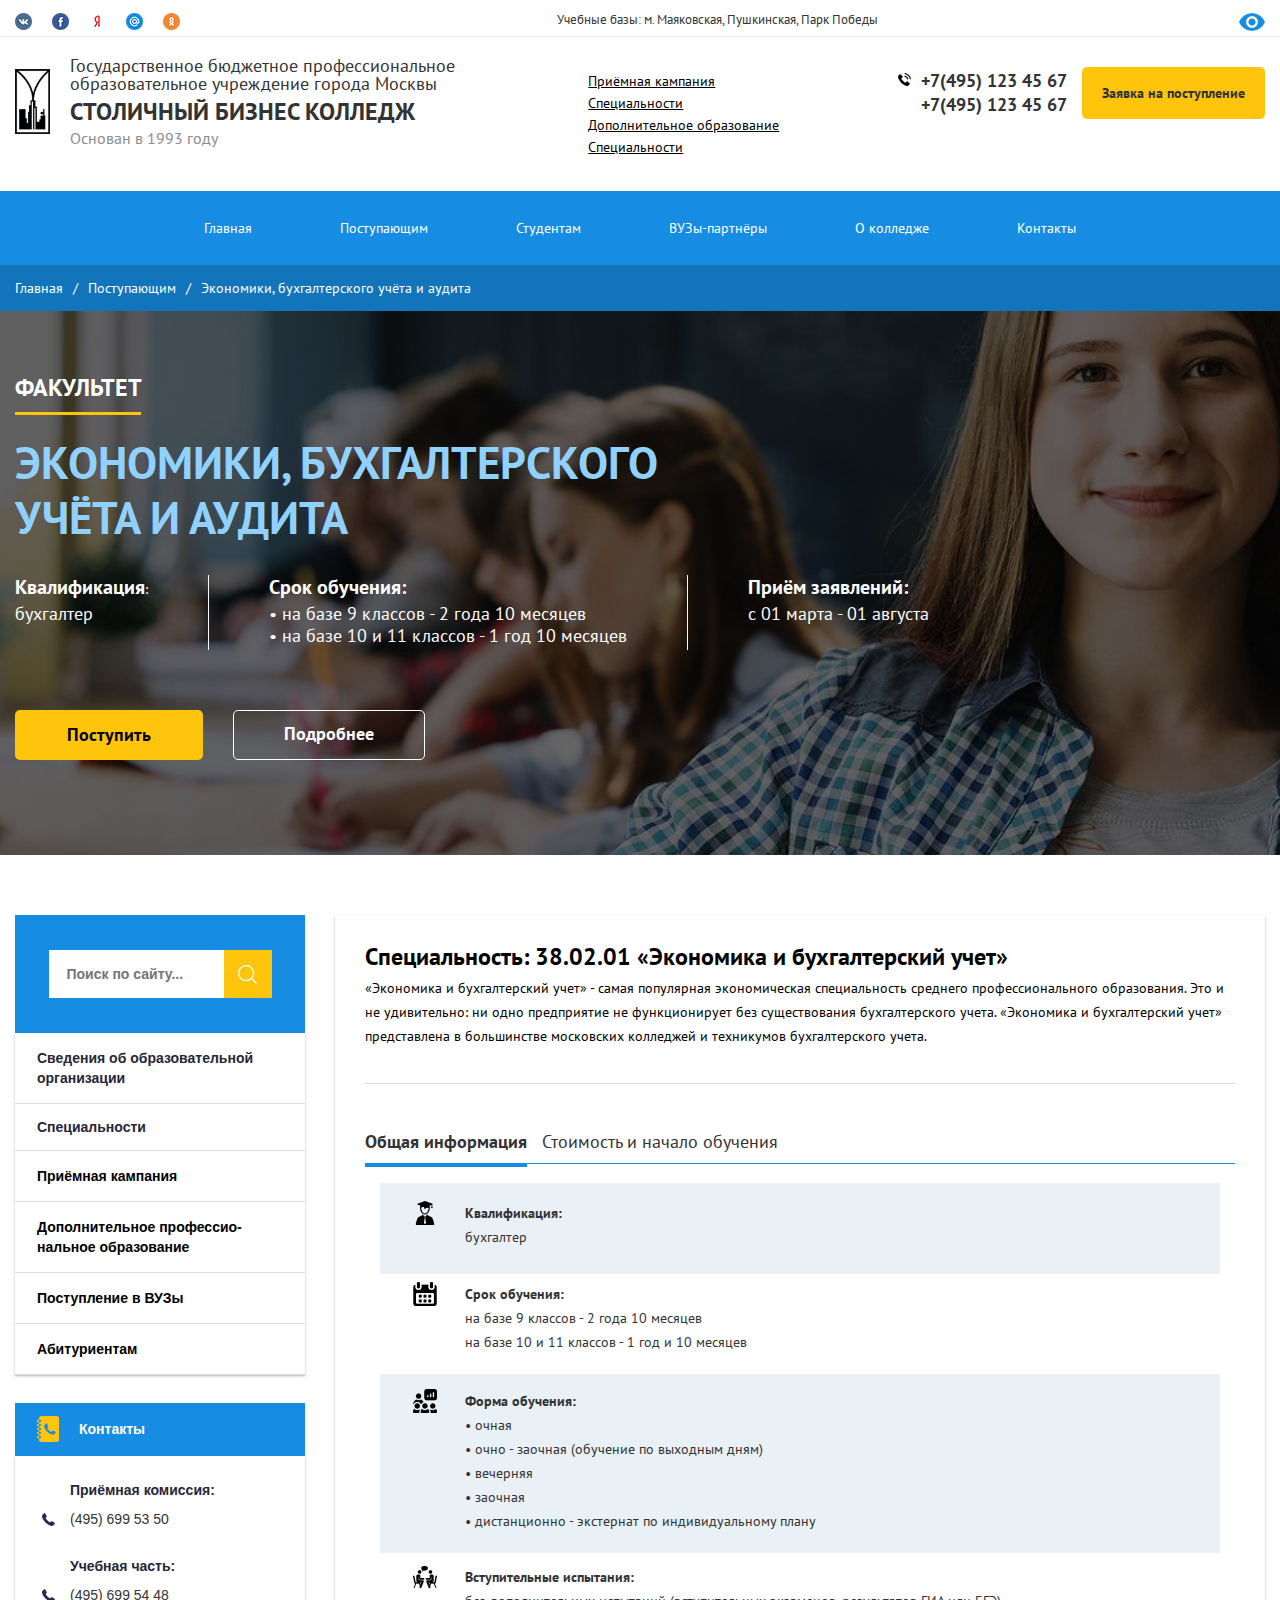
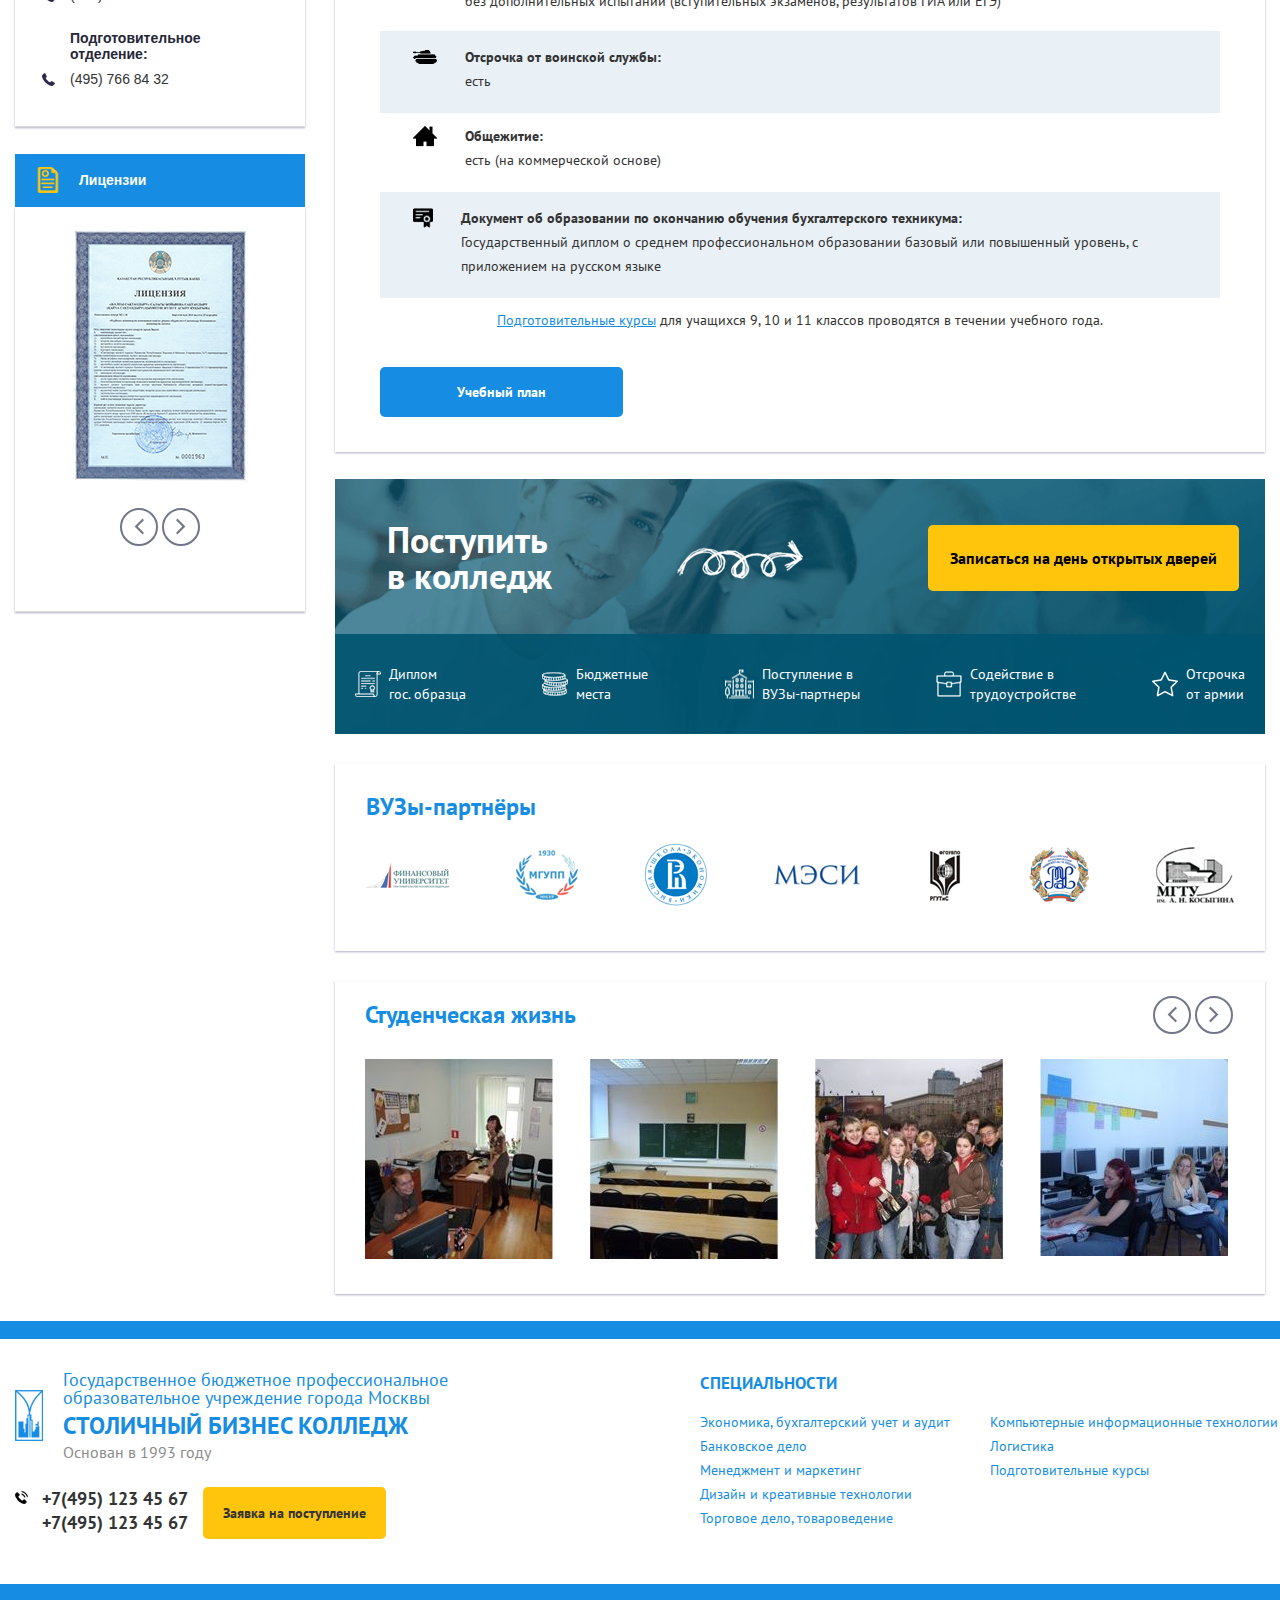
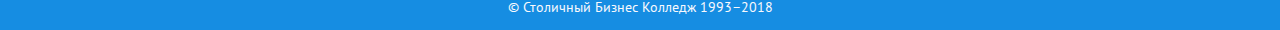
<file: index.html>
<!DOCTYPE html>
<html lang="ru">
<head>
	<meta charset="UTF-8">
	<title>Document</title>
	<link rel="stylesheet" href="css/slick.css">
	<link rel="stylesheet" href="css/bootstrap-grid.min.css">
	<link rel="stylesheet" href="css/bootstrap.min.css">
	<link rel="stylesheet" href="css/bootstrap-theme.min.css">
	<link rel="stylesheet" href="css/style.css">
	<meta name="viewport" content="width=device-width, initial-scale=1, maximum-scale=1">
</head>
<body>

	<header id="header">
		<div class="container">
			<div class="row">
				<div class="col-lg-12">
					<div class="top_nav">
						<div class="top_nav-social">
							<a href="#"><img src="img/vk-social.svg" alt=""></a>
							<a href="#"><img src="img/fb-social.png" alt=""></a>
							<a href="#"><img src="img/yandex-social.svg" alt=""></a>
							<a href="#"><img src="img/mail-social.svg" alt=""></a>
							<a href="#"><img src="img/ok-social.svg" alt=""></a>
						</div>
						<p class="top_nav-text">
							Учебные базы: м. Маяковская, Пушкинская, Парк Победы
						</p>
						<a href="#" class="top_nav-eye">
							<img src="img/top_nav-eye.svg" alt="">
						</a>
					</div>	<!-- top_nav -->
				</div>	<!-- col-lg-12 -->
			</div>	<!-- row -->
			</div>	<!-- container -->
			<div class="heading">
				<div class="container">
					<div class="row">
						<div class="col-xl-5 col-lg-5 col-md-6 col-sm-8 col-12">
							<div class="logo">
								<a href="#" class="logo__img">
									<img src="img/logo.png" alt="">
								</a>
								<div class="logo__info">
									<p class="logo__text">
										Государственное бюджетное профессиональное образовательное учреждение города Москвы
									</p>
									<h3 class="logo__title">
										СТОЛИЧНЫЙ БИЗНЕС КОЛЛЕДЖ
									</h3>
									<p class="logo__desc">
										Основан в 1993 году
									</p>
								</div>
							</div>	<!-- logo -->
						</div>
						<div class="col-xl-3 offset-xl-0 col-lg-2 offset-lg-0 offset-md-2 col-md-4 col-sm-4 col-4">
							<div class="heading__links">
								<a href="#">Приёмная кампания</a>
								<a href="#">Cпециальности</a>
								<a href="#">Дополнительное образование</a>
								<a href="#">Специальности</a>
							</div>
						</div>
						<div class="col-xl-4 col-lg-5 col-md-12 col-12">
							<div class="heading__contacts">
								<div class="heading__contacts--left">
									<img src="img/telephone.svg" alt="">
									<div class="heading__contacts--numbers">
										<p>+7(495) 123 45 67</p>
										<p>+7(495) 123 45 67</p>
									</div>
								</div>
								<button class="heading__contacts--button" data-toggle="modal" data-target="#myModal">Заявка на поступление</button>
							</div>
						</div>
					</div>	<!-- row -->
				</div>	 <!-- container -->
			</div>	<!-- heading -->
		
		<div class="container">
  <!-- The Modal -->
  <div class="modal fade" id="myModal">
    <div class="modal-dialog modal-sm">
      <div class="modal__content">
      
        <!-- Modal Header -->
        <div class="modal__header">
          <h4 class="modal__title">Заявка на поступление</h4>
          <button type="button" class="modal__close" data-dismiss="modal">&times;</button>
        </div>
        
        <!-- Modal body -->
        	<div class="modal__info">
        		<form>
        			<div class="modal__form-name">
						<label for="usr">Имя: </label><br>
						<input type="text" class="form-control" id="usr" required>
					</div>
					<div class="modal__form-tel">
						<label for="tel">Телефон:</label><br>
						<input type="text" class="form-control" id="tel" required>
					</div>
					<button class="modal__button">Отправить</button>
        		</form>
        	</div>
      </div>
    </div>
  </div>
  
</div>	<!-- container -->

		<div class="main__menu">
			<div class="container">
				<div class="row">
					<div class="col-lg-12">
						<nav class="main__menu--wrapper">
							<a class="menu__toggle">
								<span></span>
							</a>
							<ul class="main__list">
								<li class="main__item main__item-1 fakultet__main--item">
									<a class="main__link">Главная</a>
									<div class="main__item--submenu main__item--submenu-1  fakultet__item--submenu">
										<a href="#" class="main__item--submenu-link">Дневное отделение</a><br>
										<a href="#" class="main__item--submenu-link">Заочное отделение</a><br>
										<a href="#" class="main__item--submenu-link">Проходной балл</a><br>
										<a href="#" class="main__item--submenu-link">Подготовка в колледж</a><br>
										<a href="#" class="main__item--submenu-link">Специальности колледжа</a>
									</div>
								</li>
								<li class="main__item main__item-2 fakultet__main--item">
									<a class="main__link">Поступающим</a>
									<div class="main__item--submenu main__item--submenu-2  fakultet__item--submenu">
										<a href="#" class="main__item--submenu-link">Дневное отделение</a><br>
										<a href="#" class="main__item--submenu-link">Заочное отделение</a><br>
										<a href="#" class="main__item--submenu-link">Проходной балл</a><br>
										<a href="#" class="main__item--submenu-link">Подготовка в колледж</a><br>
										<a href="#" class="main__item--submenu-link">Специальности колледжа</a>
									</div>
								</li>
								<li class="main__item main__item-3 fakultet__main--item">
									<a class="main__link">Студентам</a>
									<div class="main__item--submenu main__item--submenu-3  fakultet__item--submenu">
										<a href="#" class="main__item--submenu-link">Дневное отделение</a><br>
										<a href="#" class="main__item--submenu-link">Заочное отделение</a><br>
										<a href="#" class="main__item--submenu-link">Проходной балл</a><br>
										<a href="#" class="main__item--submenu-link">Подготовка в колледж</a><br>
										<a href="#" class="main__item--submenu-link">Специальности колледжа</a>
									</div>
								</li>
								<li class="main__item main__item-4 fakultet__main--item">
									<a class="main__link">ВУЗы-партнёры</a>
									<div class="main__item--submenu main__item--submenu-4  fakultet__item--submenu">
										<a href="#" class="main__item--submenu-link">Дневное отделение</a><br>
										<a href="#" class="main__item--submenu-link">Заочное отделение</a><br>
										<a href="#" class="main__item--submenu-link">Проходной балл</a><br>
										<a href="#" class="main__item--submenu-link">Подготовка в колледж</a><br>
										<a href="#" class="main__item--submenu-link">Специальности колледжа</a>
									</div>
								</li>
								<li class="main__item main__item-5 fakultet__main--item">
									<a class="main__link">О колледже</a>
									<div class="main__item--submenu main__item--submenu-5  fakultet__item--submenu">
										<a href="#" class="main__item--submenu-link">Дневное отделение</a><br>
										<a href="#" class="main__item--submenu-link">Заочное отделение</a><br>
										<a href="#" class="main__item--submenu-link">Проходной балл</a><br>
										<a href="#" class="main__item--submenu-link">Подготовка в колледж</a><br>
										<a href="#" class="main__item--submenu-link">Специальности колледжа</a>
									</div>
								</li>
								<li class="main__item main__item-6 fakultet__main--item">
									<a class="main__link">Контакты</a>
									<div class="main__item--submenu main__item--submenu-6  fakultet__item--submenu">
										<a href="#" class="main__item--submenu-link">Дневное отделение</a><br>
										<a href="#" class="main__item--submenu-link">Заочное отделение</a><br>
										<a href="#" class="main__item--submenu-link">Проходной балл</a><br>
										<a href="#" class="main__item--submenu-link">Подготовка в колледж</a><br>
										<a href="#" class="main__item--submenu-link">Специальности колледжа</a>
									</div>
								</li>
							</ul>
						</nav>
					</div>	<!-- col-lg-12 -->
				</div>	<!-- row -->
			</div>	<!-- container -->
		</div>	<!-- main__menu -->
		<div class="fakultet__main--header">
			<div class="container">
				<div class="row">
					<div class="col-lg-12">
						<ul class="fakultet__crumbs">
							<li class="fakultet__home-link">
								<a href="#">Главная</a>
								<p>/</p>
							</li>
							<li class="fakultet__incoming-link">
								<a href="#">Поступающим</a>
								<p>/</p>
							</li>
							<li class="fakultet__specialization-link">
								<a href="#">Экономики, бухгалтерского учёта и аудита</a>
							</li>
						</ul>
					</div>
				</div>
			</div>
		</div> <!-- fakultet main header -->
	</header>	<!-- header -->


	<section class="fakultet__main">
		<div class="container">
			<div class="row">
				<div class="col-lg-12">
					<h3 class="fakultet__text">ФАКУЛЬТЕТ</h3>
					<span class="fakultet__text--span"></span>
					<h1 class="fakultet__title">
						Экономики, бухгалтерского <br>учёта и аудита
					</h1>
				</div>
			</div>	<!-- row -->
			<div class="row">
				<div class="col-lg-12">
					<div class="fakultet__title--info">
						<div class="fakultet__title--qualification">
							<b>Квалификация</b>: <br>
							<p>бухгалтер</p>
						</div>
						<div class="fakultet__title--term">
							<b>Срок обучения:<b>
							<p>• на базе 9 классов - 2 года 10 месяцев </p>
							<p>• на базе 10 и 11 классов - 1 год 10 месяцев </p>
						</div>
						<div class="fakultet__title--admission">
							<b>Приём заявлений:</b> <br>
							<p>с 01 марта - 01 августа</p>
						</div>
					</div>	<!-- fakultet__title-info -->
				</div>	<!-- col-lg-12 -->
			</div>	<!-- row -->
			<div class="row">
				<div class="col-lg-12">
					<div class="fakultet__main--buttons">
						<button class="fakultet__main--enter" data-toggle="modal" data-target="#myModal">Поступить</button>
						<a href="#" class="fakultet__main--more"><span>Подробнее</span></a>
					</div>
				</div>
			</div>
		</div>	<!-- container -->
	</section>		<!-- fakultet__main -->

	<section id="fakultet__wrapper">

		<div class="container">
			<div class="row">
				
				<div class="col-lg-3 col-md-3">
					<div class="content__aside aside">
						<form class="aside__search">
							<div class="aside__search--wrapper">
								<input type="text" class="aside__search--input" placeholder="Поиск по сайту...">
								<button class="aside__search--button"><img src="img/search-img.svg" alt=""></button>
							</div>
						</form>	<!-- aside__search -->
						<div class="aside__info">
							<p class="aside__information">
								Сведения об образовательной организации
							</p>
							<div class="aside__special">
								<p>Специальности</p>
								<ul class="aside__special--list">
									<li class="aside__special--item">
										<a href="#" class="aside__special--link aside__special--link-first">
											Бухгалтерский учет и экономиче-<br>ский анализ
										</a>
									</li>
									<li class="aside__special--item">
										<a href="#" class="aside__special--link">
											Аудит
										</a>
									</li>
									<li class="aside__special--item">
										<a href="#" class="aside__special--link">
											Налоги и налогообложение
										</a>
									</li>
									<li class="aside__special--item">
										<a href="#" class="aside__special--link">
											Экономика и управление
										</a>
									</li>
									<li class="aside__special--item">
										<a href="#" class="aside__special--link">
											Финансовый учет
										</a>
									</li>
									<li class="aside__special--item">
										<a href="#" class="aside__special--link aside__special--link-last">
											Основы банковских <br>операций
										</a>
									</li>
								</ul>
							</div>
							<div class="aside__reception">
								<a href="#">
									Приёмная кампания
								</a>
							</div>
							 <div class="aside__add"><a href="#">
								Дополнительное профессио- <br>нальное образование
							</a></div>
							<p class="aside__receipt"><a href="#">
								Поступление в ВУЗы
							</a></p>
							<div class="aside__applicants"><a href="#">
								Абитуриентам
							</a></div>
						</div>	<!-- aside__info -->

						<div class="aside__mob--wrapper">
							<div class="aside__contact">
								<div class="aside__contact--title">
									<img src="img/aside__contact.svg" alt="">
									<p>Контакты</p>
								</div>
								<div class="aside__contact--info">
									<div class="contact__reception">
										<img src="img/reception-call.svg" alt="" class="contact__reception--img">
										<div class="contact__reception--block">
											<p class="contact__reception--title">Приёмная комиссия:</p>
											<p class="contact__reception-number">(495) 699 53 50</p>
										</div>
									</div>	<!-- contact__reception -->
									<div class="contact__reception">
										<img src="img/reception-call.svg" alt="" class="contact__reception--img">
										<div class="contact__reception--block">
											<p class="contact__reception--title">Учебная часть: </p>
											<p class="contact__reception-number">(495) 699 54 48</p>
										</div>
									</div>	<!-- contact__reception -->
									<div class="contact__secession">
										<img src="img/reception-call.svg" alt="" class="contact__secession--img">
										<div class="contact__secession--block">
											<p class="contact__secession--title">Подготовительное <br>отделение:</p>
											<p class="contact__secession-number">(495) 766 84 32</p>
										</div>
									</div>	<!-- contact__reception -->
								</div>
							</div>	<!-- aside__contact -->
							<div class="aside__license">
								<div class="aside__license--title">
									<img src="img/aside__license.svg" alt="">
									<p>Лицензии</p>
								</div>	<!-- aside__license-title -->
								<div class="aside__license--info">
									<div class="aside__license--slider">
										<div class="aside__license--slider-item">
											<div class="aside__license--img"><img src="img/aside__license-img.png" alt=""></div>
										</div>
										<div class="aside__license--slider-item">
											<div class="aside__license--img"><img src="img/aside__license-img.png" alt=""></div>
										</div>
									</div>	<!-- aside__license-slider -->
									<div class="aside__license--arrow"></div>
								</div>	<!-- aside__license-info -->
							</div>	<!-- aside__license -->
						</div>	<!--  aside-mob-wrapper -->	
					</div>	<!-- content__aside -->
				</div>	<!-- col-lg-3 -->

				<div class="col-lg-9 col-md-9">
					<div class="fakultet__content">
						<div class="fakultet__content--title">
							<h2>
								Специальность: 38.02.01 «Экономика и бухгалтерский учет»
							</h2>
							<p>
								«Экономика и бухгалтерский учет» - самая популярная экономическая специальность среднего профессионального образования. Это и не удивительно: ни одно предприятие не функционирует без существования бухгалтерского учета. «Экономика и бухгалтерский учет» представлена в большинстве московских колледжей и техникумов  бухгалтерского учета.
							</p>
						</div>	<!-- fakultet__content-title -->

						<div class="fakultet__tabs--wrapper">
							
							<div class="tab">
								<button class="tablinks" onclick="fakultet(event, 'more')" id="defaultOpen">Общая информация</button>
								<button class="tablinks tablinks-2" onclick="fakultet(event, 'value')">Стоимость и начало обучения</button>
								<span></span>
							</div>	<!-- tab -->

							<div id="more" class="tabcontent tabcontent-first">
							 	<div class="tab__qualification">
							 		<div class="tab__qualification-img">
							 			<img src="img/tab-icon1.svg" alt="">
							 		</div>
							 		<div class="tab__qualification--info">
							 			<b>Квалификация:</b> <br>
							 			<p>бухгалтер</p>
							 		</div>
							 	</div>	<!-- tab__qualification -->
							 	<div class="tab__term">
							 		<div class="tab__term-img">
							 			<img src="img/tab-icon2.svg" alt="">
							 		</div>
							 		<div class="tab__term--info">
							 			<b>Срок обучения:</b> <br>
							 			<p>на базе 9 классов - 2 года 10 месяцев</p>
							 			<p>на базе 10 и 11 классов - 1 год и 10 месяцев</p>
							 		</div>
							 	</div>	<!-- tab__term -->
							<div class="tab__form">
							 	<div class="tab__form-img">
							 		<img src="img/tab-icon3.svg" alt="">
							 	</div>
							 	<div class="tab__form--info">
							 		<b>Форма обучения:</b> <br>
							 		<p>• очная</p>
							 		<p>• очно - заочная (обучение по выходным дням)</p>
							 		<p>• вечерняя</p>
							 		<p>• заочная</p>
							 		<p>• дистанционно - экстернат по индивидуальному плану</p>
							 	</div>
							 </div>	<!-- tab__form -->

							 <div class="tab__testing">
							 	<div class="tab__testing-img">
							 		<img src="img/tab-icon4.svg" alt="">
							 	</div>
							 	<div class="tab__testing--info">
							 		<b>Вступительные испытания:</b> <br>
							 		<p>
							 			без дополнительных испытаний (вступительных экзаменов, результатов ГИА или ЕГЭ) 
							 		</p>
							 	</div>
							 </div>	<!-- tab__testing -->

							  <div class="tab__postponement">
							 	<div class="tab__postponement-img">
							 		<img src="img/tab-icon5.svg" alt="">
							 	</div>
							 	<div class="tab__postponement--info">
							 		<b>Отсрочка от воинской службы:</b> <br>
							 		<p>
							 			есть
							 		</p>
							 	</div>
							 </div>	<!-- tab__postponement -->

							 <div class="tab__dormitory">
							 	<div class="tab__dormitory-img">
							 		<img src="img/tab-icon6.svg" alt="">
							 	</div>
							 	<div class="tab__dormitory--info">
							 		<b>Общежитие:</b> <br>
							 		<p>
							 			есть (на коммерческой основе)
							 		</p>
							 	</div>
							 </div>	<!-- tab__dormitory -->

							 <div class="tab__document">
							 	<div class="tab__document-img">
							 		<img src="img/tab-cin7.svg" alt="">
							 	</div>
							 	<div class="tab__document--info">
							 		<b>Документ об образовании по окончанию обучения бухгалтерского техникума:</b> <br>
							 		<p>
							 			Государственный диплом о среднем профессиональном образовании базовый или повышенный уровень, с приложением на русском языке
							 		</p>
							 	</div>
							 </div>	<!-- tab__document -->

							<div class="tab__help">
								<a href="#">Подготовительные курсы</a> для учащихся 9, 10 и 11 классов проводятся в течении учебного года.
							</div>	<!-- tab__help -->
							<a href="#" class="tab__plan">Учебный план</a>
							</div>	<!-- tabcontent 1 -->


							<div id="value" class="tabcontent tabcontent-second">
								<!-- <div class="fakultet__table--wrapper"> -->
									<p class="tabcontent-second--document">Документ об образовании по окончанию обучения бухгалтерского техникума:</p>
									<table>
										<thead>
											<tr class="fakultet__table--title">
												<th>Форма обучения</th>
												<th>Стоимость</th>
												<th>Начало обучения</th>
											</tr>
										</thead>
										<tbody>
											<tr>
												<td>Очная форма на общих основаниях</td>
												<td class="fakultet__table-price-1">42.400 руб. (за семестр)</td>
												<td>с 01 сентября</td>
											</tr>
											<tr>
												<td>Очная форма после подготовительного отделения</td>
												<td class="fakultet__table-price-2">46.800 руб. (за семестр)</td>
												<td>с 01 сентября</td>
											</tr>
											<tr>
												<td>Очно - заочная форма (обучение по выходным дням)</td>
												<td class="fakultet__table-price-3">39.600 руб. (за семестр)</td>
												<td>с 01 сентября</td>
											</tr>
											<tr>
												<td>Очно - заочная форма после подготовительного отделения</td>
												<td class="fakultet__table-price-4">36.200 руб. (за семестр)</td>
												<td>с 01 сентября</td>
											</tr>
											<tr>
												<td>Вечерняя форма</td>
												<td class="fakultet__table-price-5">35.800 руб. (за семестр)</td>
												<td>с 01 сентября</td>
											</tr>
											<tr>
												<td>Заочная форма</td>
												<td class="fakultet__table-price-6">29.600 руб. (за семестр)</td>
												<td>с 01 сентября</td>
											</tr>
										</tbody>
									</table>
									<p class="tabcontent-second--preposterous">
										Предварительный план набора студентов на первый курс очной формы обучения
									</p>
									<!-- <div class="tabcontent-second--statistic">
										<div class="tabcontent-second--statistic-common">
											
										</div>
									</div> -->
									<div class="row">
										<div class="col-lg-6">
											<div class="tabcontent-second--statistic_first">
												Количество мест для поступающих <br>на общих основаниях
											</div>
											<div class="tabcontent-second--statistic_submenu-1">
												25%
											</div>
										</div>
										<div class="col-lg-6">
											<div class="tabcontent-second--statistic_second">
												Количество мест для поступающих <br>после <span>подготовительных курсов</span>
											</div>
											<div class="tabcontent-second--statistic_submenu-2">
												75%
											</div>
										</div>
									</div>
								<!-- </div> -->
							</div>	<!-- tabcontent 2 -->

						</div>	<!-- tabs__wrapper -->
					</div>	<!-- fakultet__content -->
					
					<div class="row">
							<div class="col-lg-12">
								<div class="enter">
									<div class="enter__title">
										<h3>Поступить <br>в колледж</h3>
										<img src="img/enter-img.png" alt="" class="enter__title--img">
										<button class="enter__title--button" data-toggle="modal" data-target="#myModal">Записаться на день открытых дверей</button>
									</div>	<!-- enter__title -->
									<div class="enter__menu">
										<ul>
											<li>
												<img src="img/enter__menu1.svg" alt="">
												<p>
													Диплом <br>гос. образца
												</p>
											</li>
											<li>
												<img src="img/enter__menu2.svg" alt="">
												<p>
													Бюджетные<br>места
												</p>
											</li>
											<li>
												<img src="img/advantages5.svg" alt="">
												<p>
													Поступление в<br>ВУЗы-партнеры
												</p>
											</li>
											<li>
												<img src="img/enter__menu4.svg" alt="">
												<p>
													Содействие в <br>трудоустройстве
												</p>
											</li>
											<li>
												<img src="img/enter__menu5.svg" alt="">
												<p>
													Отсрочка<br>от армии
												</p>
											</li>
										</ul>
									</div>	<!-- enter__menu -->
								</div>	<!-- enter -->
							</div>	<!-- col-lg-12 -->
						</div>	<!-- row -->

						<div class="fakultet__partners">
							<h2 class="fakultet__partners--title">ВУЗы-партнёры</h2>
							<div class="fakultet__partners--wrapper">
								<div><img src="img/fakultet-partners1.png" alt=""></div>
								<div><img src="img/fakultet-partners2.png" alt=""></div>
								<div><img src="img/fakultet-partners3.png" alt=""></div>
								<div><img src="img/fakultet-partners4.png" alt=""></div>
								<div><img src="img/fakultet-partners5.png" alt=""></div>
								<div><img src="img/fakultet-partners6.png" alt=""></div>
								<div><img src="img/fakultet-partners7.png" alt=""></div>
							</div>
						</div>	<!-- fakultet__partners -->

						<div class="gallery">
						<div class="row">
							<div class="col lg-12">
								<div class="gallery__title">
									<h2>Студенческая жизнь</h2>
									<div class="gallery__arrow"></div>
								</div>
							</div>
						</div>
							<div class="gallery__wrapper">
								<div class="row gallery__slider">
								<div class="col-lg-3 gallery__slider-item">
									<div class="gallery__block"><img src="img/gallery1.jpg" alt=""></div>
								</div>
								<div class="col-lg-3 gallery__slider-item">
									<div class="gallery__block"><img src="img/gallery2.jpg" alt=""></div>
								</div>
								<div class="col-lg-3 gallery__slider-item">
									<div class="gallery__block"><img src="img/gallery3.jpg" alt=""></div>
								</div>
								 <div class="col-lg-3 gallery__slider-item">
									<div class="gallery__block"><img src="img/gallery4.jpg" alt=""></div>
								</div>
								<div class="col-lg-3 gallery__slider-item">
									<div class="gallery__block"><img src="img/gallery1.jpg" alt=""></div>
								</div>
								<div class="col-lg-3 gallery__slider-item">
									<div class="gallery__block"><img src="img/gallery2.jpg" alt=""></div>
								</div> 
								<div class="col-lg-3 gallery__slider-item">
									<div class="gallery__block"><img src="img/gallery3.jpg" alt=""></div>
								</div>
								<div class="col-lg-3 gallery__slider-item">
									<div class="gallery__block"><img src="img/gallery4.jpg" alt=""></div>
								</div>
							</div>
						</div>
					</div>	<!-- gallery -->

				</div>	<!-- col-lg-9 -->

			</div>	<!-- row -->
		</div>	<!-- container -->

	</section>	<!-- fakultet__content -->

	<footer id="footer">
		<div class="container">
			<div class="row footer__row">
				<div class="col-xl-5 col-lg-5 col-md-6 col-sm-7 col-12">
					<div class="footer__logo">
						<a href="#" class="footer__logo--img">
							<img src="img/footer__bottom.png" alt="">
						</a>
						<div class="footer__logo--info">
							<p class="footer__logo--text">
								Государственное бюджетное профессиональное образовательное учреждение города Москвы
							</p>
							<h3 class="footer__logo--title">
								СТОЛИЧНЫЙ БИЗНЕС КОЛЛЕДЖ
							</h3>
							<p class="footer__logo--desc">
								Основан в 1993 году
							</p>
						</div>
					</div>	<!-- logo -->
					<div class="footer__contacts">
						<div class="footer__contacts--left">
							<img src="img/telephone.svg" alt="">
							<div class="footer__contacts--numbers">
								<p>+7(495) 123 45 67</p>
								<p>+7(495) 123 45 67</p>
							</div>
						</div>
						<button class="footer__contacts--button" data-toggle="modal" data-target="#myModal">Заявка на поступление</button>
					</div>	<!-- footer__contacts -->
				</div>	<!-- col-lg-5 -->
				<div class="col-xl-6 offset-xl-1 col-lg-7 col-md-6 col-sm-5 col-12">
					<div class="footer__special">
						<h3 class="footer__special--title"> <a href="#">СПЕЦИАЛЬНОСТИ</a> </h3>
						<div class="footer__special--list">
							<div class="footer__special--left">
								<a href="#" class="footer__special--link">Экономика, бухгалтерский учет и аудит</a><br>
								<a href="#" class="footer__special--link">Банковское дело</a><br>
								<a href="#" class="footer__special--link">Менеджмент и маркетинг</a><br>
								<a href="#" class="footer__special--link">Дизайн и креативные технологии</a><br>
								<a href="#" class="footer__special--link">Торговое дело, товароведение</a>
							</div>
							<div class="footer__special--right">
								<a href="#" class="footer__special--link">Компьютерные информационные технологии</a><br>
								<a href="#" class="footer__special--link">Логистика</a> <br>
								<a href="#" class="footer__special--link">Подготовительные курсы</a>
							</div>
						</div>
					</div>
				</div>
			</div>	<!-- row -->
		</div>	<!-- container -->
		<div class="footer__bottom">
			<div class="container">
				<div class="row">
					<div class="col-lg-12">
						<div class="footer__bottom--text">
							<p>© Столичный Бизнес Колледж 1993–2018</p>
						</div>
					</div>
				</div>
			</div>
		</div>
	</footer>	<!-- footer -->

<!-- scripts -->
		<script src="https://code.jquery.com/jquery-3.3.1.min.js"
		integrity="sha256-FgpCb/KJQlLNfOu91ta32o/NMZxltwRo8QtmkMRdAu8="
		crossorigin="anonymous"></script>
		<script src="js/bootstrap.min.js"></script>
		<script src="js/slick.min.js"></script>
		<script src="js/main.js"></script>

		<script>
			
		</script>

	<!-- / scripts -->

</body>
</html>
</file>
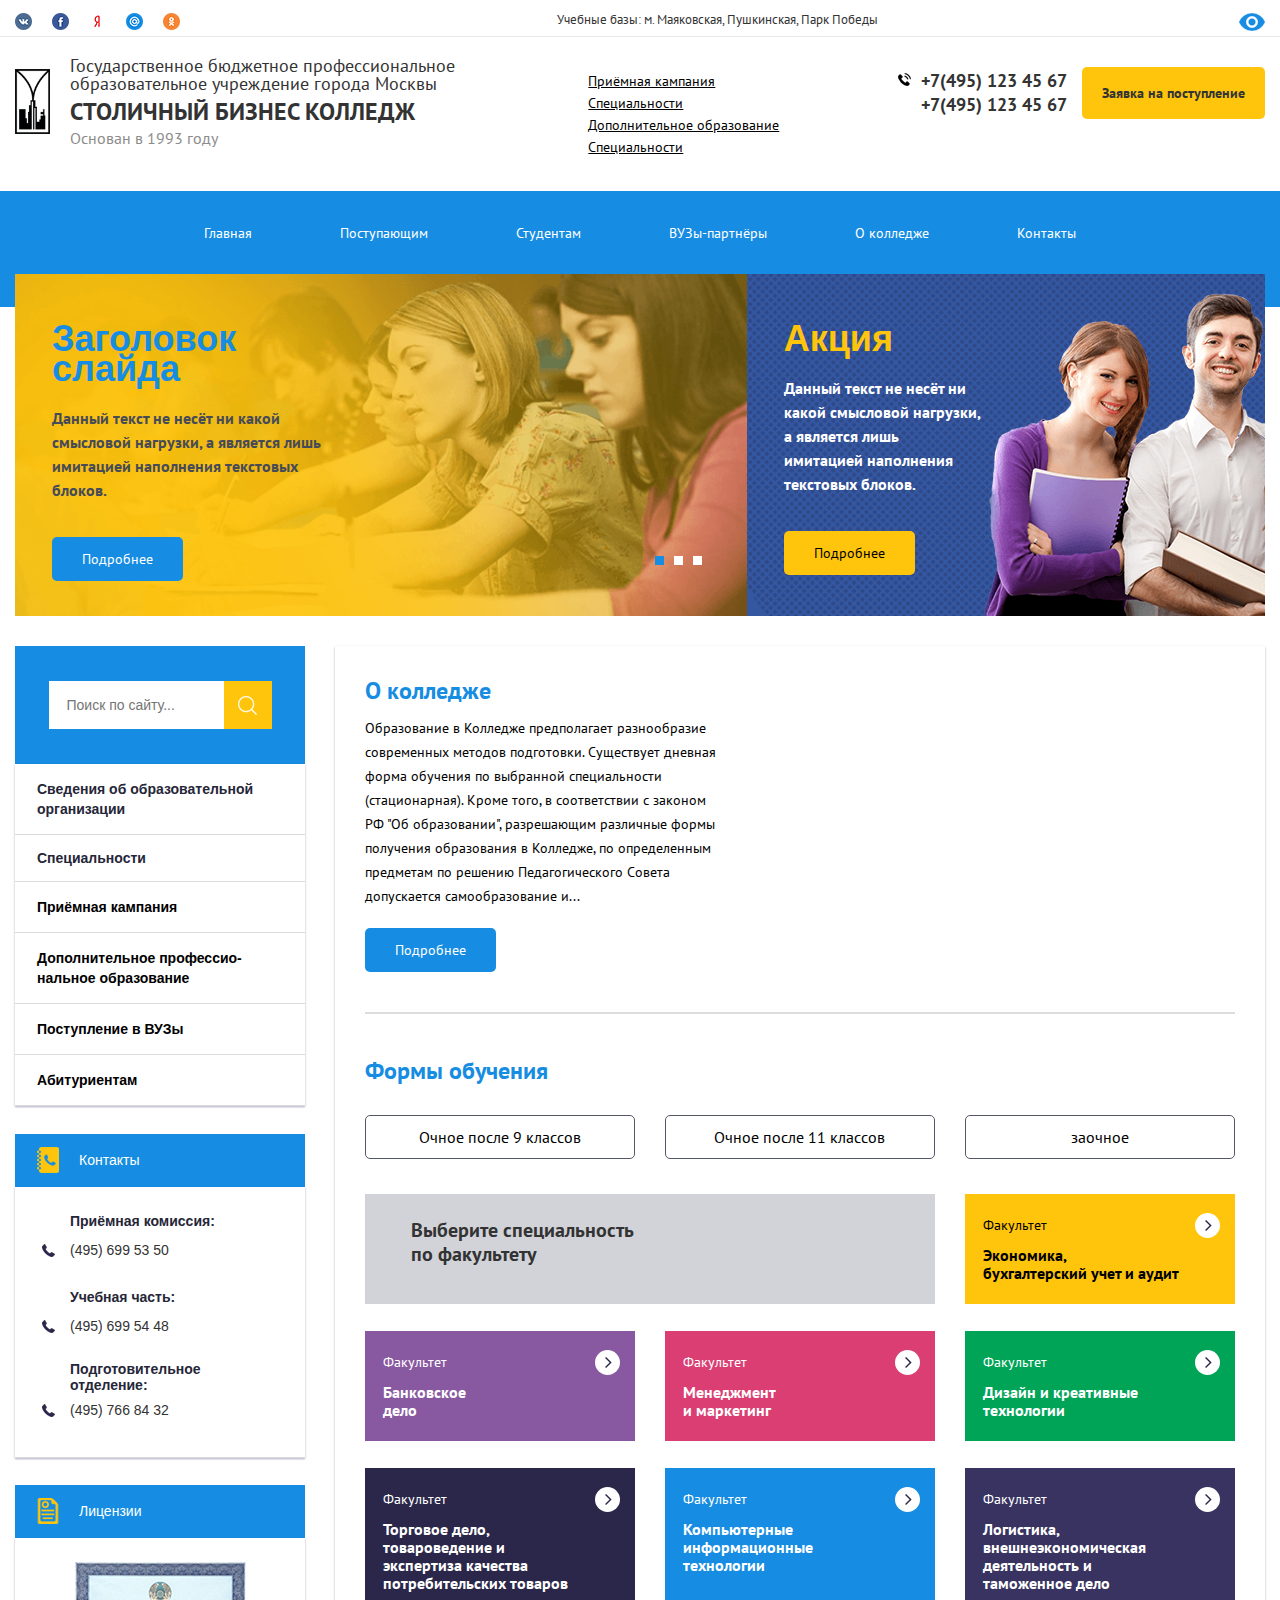
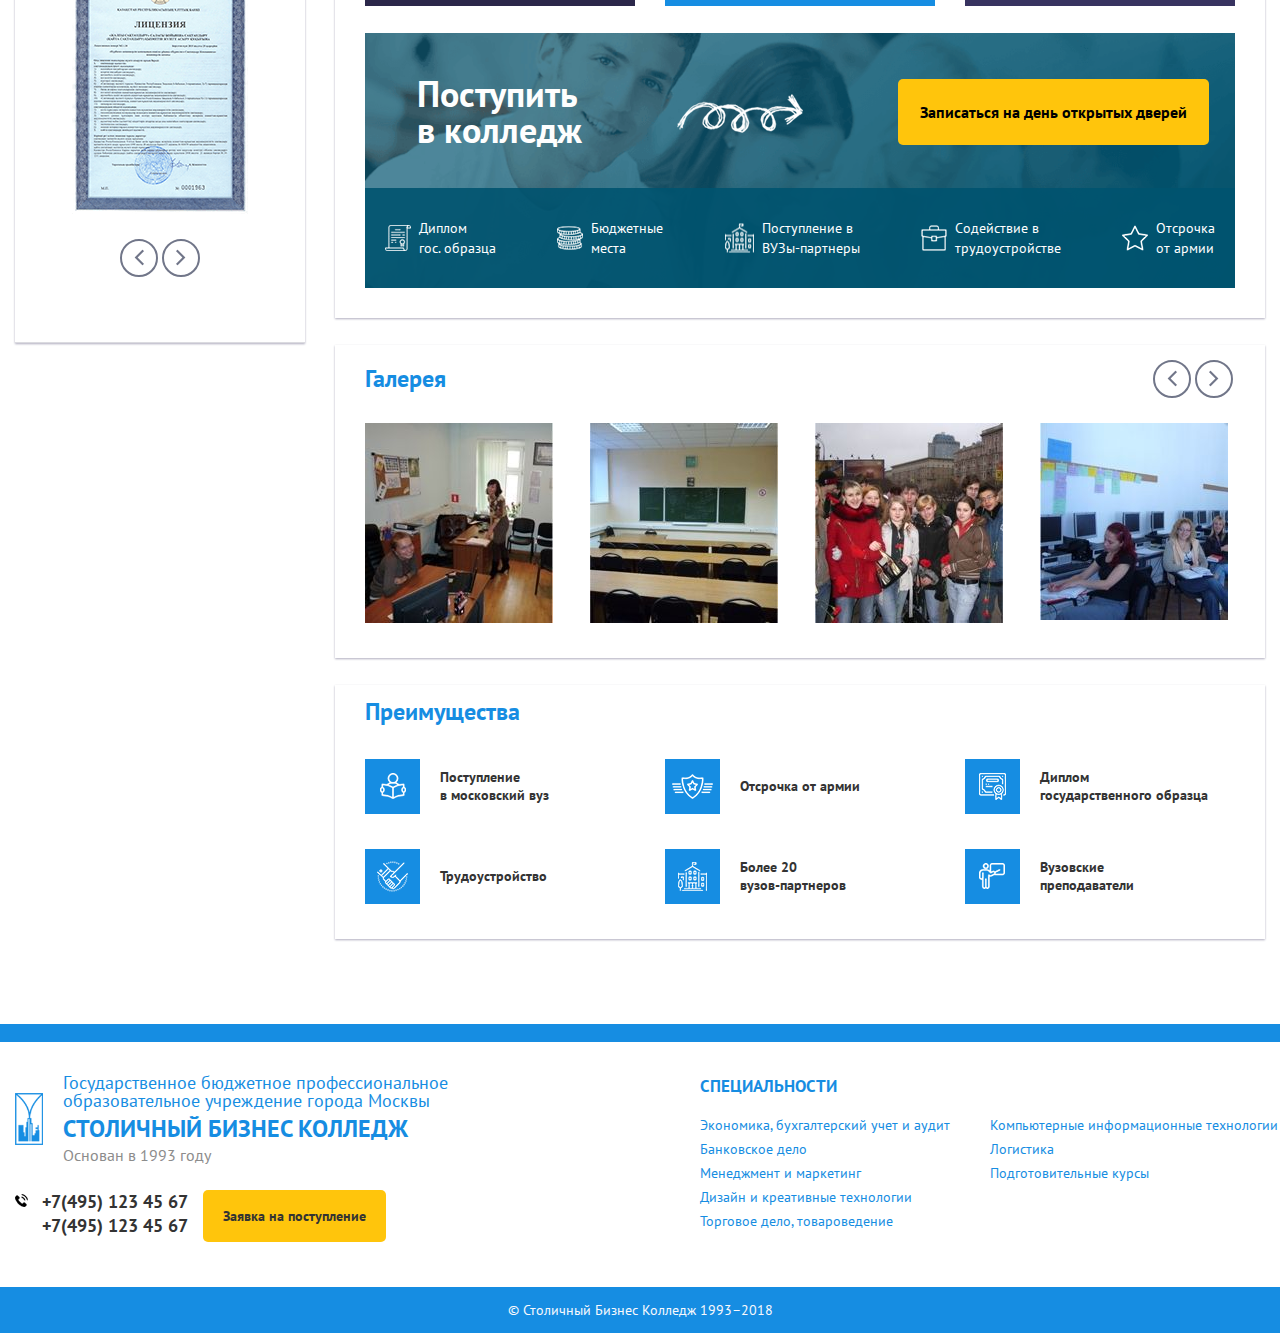
<file: home.html>
<!DOCTYPE html>
<html lang="ru">
<head>
	<meta charset="UTF-8">
	<title>Document</title>
	<link rel="stylesheet" href="css/slick.css">
	<link rel="stylesheet" href="css/bootstrap-grid.min.css">
	<link rel="stylesheet" href="css/bootstrap.min.css">
	<link rel="stylesheet" href="css/bootstrap-theme.min.css">
	<link rel="stylesheet" href="css/style.css">
	<meta name="viewport" content="width=device-width, initial-scale=1, maximum-scale=1">
</head>
<body>

	<header id="header">
		<div class="container">
			<div class="row">
				<div class="col-lg-12">
					<div class="top_nav">
						<div class="top_nav-social">
							<a href="#"><img src="img/vk-social.svg" alt=""></a>
							<a href="#"><img src="img/fb-social.png" alt=""></a>
							<a href="#"><img src="img/yandex-social.svg" alt=""></a>
							<a href="#"><img src="img/mail-social.svg" alt=""></a>
							<a href="#"><img src="img/ok-social.svg" alt=""></a>
						</div>
						<p class="top_nav-text">
							Учебные базы: м. Маяковская, Пушкинская, Парк Победы
						</p>
						<a href="#" class="top_nav-eye">
							<img src="img/top_nav-eye.svg" alt="">
						</a>
					</div>	<!-- top_nav -->
				</div>	<!-- col-lg-12 -->
			</div>	<!-- row -->
			</div>	<!-- container -->
			<div class="heading">
				<div class="container">
					<div class="row">
						<div class="col-xl-5 col-lg-5 col-md-6 col-sm-8 col-12">
							<div class="logo">
								<a href="#" class="logo__img">
									<img src="img/logo.png" alt="">
								</a>
								<div class="logo__info">
									<p class="logo__text">
										Государственное бюджетное профессиональное образовательное учреждение города Москвы
									</p>
									<h3 class="logo__title">
										СТОЛИЧНЫЙ БИЗНЕС КОЛЛЕДЖ
									</h3>
									<p class="logo__desc">
										Основан в 1993 году
									</p>
								</div>
							</div>	<!-- logo -->
						</div>
						<div class="col-xl-3 offset-xl-0 col-lg-2 offset-lg-0 offset-md-2 col-md-4 col-sm-4 col-4">
							<div class="heading__links">
								<a href="#">Приёмная кампания</a>
								<a href="#">Cпециальности</a>
								<a href="#">Дополнительное образование</a>
								<a href="#">Специальности</a>
							</div>
						</div>
						<div class="col-xl-4 col-lg-5 col-md-12 col-12">
							<div class="heading__contacts">
								<div class="heading__contacts--left">
									<img src="img/telephone.svg" alt="">
									<div class="heading__contacts--numbers">
										<p>+7(495) 123 45 67</p>
										<p>+7(495) 123 45 67</p>
									</div>
								</div>
								<button class="heading__contacts--button" data-toggle="modal" data-target="#myModal">Заявка на поступление</button>
							</div>
						</div>
					</div>	<!-- row -->
				</div>	 <!-- container -->
			</div>	<!-- heading -->
		<div class="main__menu">
			<div class="container">
				<div class="row">
					<div class="col-lg-12">
						<nav class="main__menu--wrapper">
							<a class="menu__toggle">
								<span></span>
							</a>
							<ul class="main__list">
								<li class="main__item main__item-1">
									<a class="main__link" href="#">Главная</a>
									<div class="main__item--submenu main__item--submenu-1">
										<a href="#" class="main__item--submenu-link">Дневное отделение</a><br>
										<a href="#" class="main__item--submenu-link">Заочное отделение</a><br>
										<a href="#" class="main__item--submenu-link">Проходной балл</a><br>
										<a href="#" class="main__item--submenu-link">Подготовка в колледж</a><br>
										<a href="#" class="main__item--submenu-link">Специальности колледжа</a>
									</div>
								</li>
								<li class="main__item main__item-2">
									<a class="main__link" href="#">Поступающим</a>
									<div class="main__item--submenu main__item--submenu-2">
										<a href="#" class="main__item--submenu-link">Дневное отделение</a><br>
										<a href="#" class="main__item--submenu-link">Заочное отделение</a><br>
										<a href="#" class="main__item--submenu-link">Проходной балл</a><br>
										<a href="#" class="main__item--submenu-link">Подготовка в колледж</a><br>
										<a href="#" class="main__item--submenu-link">Специальности колледжа</a>
									</div>
								</li>
								<li class="main__item main__item-3">
									<a class="main__link" href="#">Студентам</a>
									<div class="main__item--submenu main__item--submenu-3">
										<a href="#" class="main__item--submenu-link">Дневное отделение</a><br>
										<a href="#" class="main__item--submenu-link">Заочное отделение</a><br>
										<a href="#" class="main__item--submenu-link">Проходной балл</a><br>
										<a href="#" class="main__item--submenu-link">Подготовка в колледж</a><br>
										<a href="#" class="main__item--submenu-link">Специальности колледжа</a>
									</div>
								</li>
								<li class="main__item main__item-4">
									<a class="main__link" href="#">ВУЗы-партнёры</a>
									<div class="main__item--submenu main__item--submenu-4">
										<a href="#" class="main__item--submenu-link">Дневное отделение</a><br>
										<a href="#" class="main__item--submenu-link">Заочное отделение</a><br>
										<a href="#" class="main__item--submenu-link">Проходной балл</a><br>
										<a href="#" class="main__item--submenu-link">Подготовка в колледж</a><br>
										<a href="#" class="main__item--submenu-link">Специальности колледжа</a>
									</div>
								</li>
								<li class="main__item main__item-5">
									<a class="main__link" href="#">О колледже</a>
									<div class="main__item--submenu main__item--submenu-5">
										<a href="#" class="main__item--submenu-link">Дневное отделение</a><br>
										<a href="#" class="main__item--submenu-link">Заочное отделение</a><br>
										<a href="#" class="main__item--submenu-link">Проходной балл</a><br>
										<a href="#" class="main__item--submenu-link">Подготовка в колледж</a><br>
										<a href="#" class="main__item--submenu-link">Специальности колледжа</a>
									</div>
								</li>
								<li class="main__item main__item-6">
									<a class="main__link" href="#">Контакты</a>
									<div class="main__item--submenu main__item--submenu-6">
										<a href="#" class="main__item--submenu-link">Дневное отделение</a><br>
										<a href="#" class="main__item--submenu-link">Заочное отделение</a><br>
										<a href="#" class="main__item--submenu-link">Проходной балл</a><br>
										<a href="#" class="main__item--submenu-link">Подготовка в колледж</a><br>
										<a href="#" class="main__item--submenu-link">Специальности колледжа</a>
									</div>
								</li>
							</ul>
						</nav>
					</div>	<!-- col-lg-12 -->
				</div>	<!-- row -->
			</div>	<!-- container -->
		</div>	<!-- main__menu -->
	</header>	<!-- header -->
	<!-- The Modal -->


<div class="container">
  <!-- The Modal -->
  <div class="modal fade" id="myModal">
    <div class="modal-dialog modal-sm">
      <div class="modal__content">
      
        <!-- Modal Header -->
        <div class="modal__header">
          <h4 class="modal__title">Заявка на поступление</h4>
          <button type="button" class="modal__close" data-dismiss="modal">&times;</button>
        </div>
        
        <!-- Modal body -->
        	<div class="modal__info">
        		<form>
        			<div class="modal__form-name">
						<label for="usr">Имя: </label><br>
						<input type="text" class="form-control" id="usr" required>
					</div>
					<div class="modal__form-tel">
						<label for="tel">Телефон:</label><br>
						<input type="text" class="form-control" id="tel" required>
					</div>
					<button class="modal__button">Отправить</button>
        		</form>
        	</div>
      </div>
    </div>
  </div>
  
</div>	<!-- container -->

	<main id="main">
		<div class="container">
			<div class="row">
				<div class="col-lg-7 col-md-12 main__slider-col">
					<div class="main__slider">
						<div class="main__slider-item">
							<div class="main__left-block">
								<h1>Заголовок <br>слайда</h1>
								<p>
									Данный текст не несёт ни какой смысловой нагрузки, а является лишь имитацией наполнения текстовых блоков.
								</p>
								<button><a href="#">Подробнее</a></button>
							</div>
						</div>	<!-- main__slider-item -->
						<div class="main__slider-item">
							<div class="main__left-block">
								<h1>Заголовок <br>слайда</h1>
								<p>
									Данный текст не несёт ни какой смысловой нагрузки, а является лишь имитацией наполнения текстовых блоков.
								</p>
								<button><a href="#">Подробнее</a></button>
							</div>
						</div>	<!-- main__slider-item -->
						<div class="main__slider-item">
							<div class="main__left-block">
								<h1>Заголовок <br>слайда</h1>
								<p>
									Данный текст не несёт ни какой смысловой нагрузки, а является лишь имитацией наполнения текстовых блоков.
								</p>
								<button><a href="#">Подробнее</a></button>
							</div>
						</div>	<!-- main__slider-item -->

					</div>	<!-- main__slider -->
				</div>	<!-- col-lg-7 -->
				<div class="col-lg-5 col-md-12 main__right-col">
					<div class="main__right-block">
						<div class="main__right-content">
							<h1>Акция</h1>
							<p>
								Данный текст не несёт ни какой смысловой нагрузки, а является лишь имитацией наполнения текстовых блоков.
							</p>
							<button><a href="#">Подробнее</a></button>
						</div>	<!-- main__right-content -->
					</div>	<!-- main__left-block -->
				</div>	<!-- col-lg-5 -->
			</div>	<!-- row -->
		</div>	<!-- container -->
	</main>    <!-- main -->

	<section id="content">
		<div class="container">
			<div class="row">
				<div class="col-lg-3 col-md-3">
					<div class="content__aside aside">
						<form class="aside__search">
							<div class="aside__search--wrapper">
								<input type="text" class="aside__search--input" placeholder="Поиск по сайту...">
								<button class="aside__search--button"><img src="img/search-img.svg" alt=""></button>
							</div>
						</form>	<!-- aside__search -->
						<div class="aside__info">
							<p class="aside__information">
								Сведения об образовательной организации
							</p>
							<div class="aside__special">
								<p>Специальности</p>
								<ul class="aside__special--list">
									<li class="aside__special--item">
										<a href="#" class="aside__special--link aside__special--link-first">
											Бухгалтерский учет и экономиче-<br>ский анализ
										</a>
									</li>
									<li class="aside__special--item">
										<a href="#" class="aside__special--link">
											Аудит
										</a>
									</li>
									<li class="aside__special--item">
										<a href="#" class="aside__special--link">
											Налоги и налогообложение
										</a>
									</li>
									<li class="aside__special--item">
										<a href="#" class="aside__special--link">
											Экономика и управление
										</a>
									</li>
									<li class="aside__special--item">
										<a href="#" class="aside__special--link">
											Финансовый учет
										</a>
									</li>
									<li class="aside__special--item">
										<a href="#" class="aside__special--link aside__special--link-last">
											Основы банковских <br>операций
										</a>
									</li>
								</ul>
							</div>
							<div class="aside__reception">
								<a href="#">
									Приёмная кампания
								</a>
							</div>
							 <div class="aside__add"><a href="#">
								Дополнительное профессио- <br>нальное образование
							</a></div>
							<p class="aside__receipt"><a href="#">
								Поступление в ВУЗы
							</a></p>
							<div class="aside__applicants"><a href="#">
								Абитуриентам
							</a></div>
						</div>	<!-- aside__info -->

						<div class="aside__mob--wrapper">
							<div class="aside__contact">
								<div class="aside__contact--title">
									<img src="img/aside__contact.svg" alt="">
									<p>Контакты</p>
								</div>
								<div class="aside__contact--info">
									<div class="contact__reception">
										<img src="img/reception-call.svg" alt="" class="contact__reception--img">
										<div class="contact__reception--block">
											<p class="contact__reception--title">Приёмная комиссия:</p>
											<p class="contact__reception-number">(495) 699 53 50</p>
										</div>
									</div>	<!-- contact__reception -->
									<div class="contact__reception">
										<img src="img/reception-call.svg" alt="" class="contact__reception--img">
										<div class="contact__reception--block">
											<p class="contact__reception--title">Учебная часть: </p>
											<p class="contact__reception-number">(495) 699 54 48</p>
										</div>
									</div>	<!-- contact__reception -->
									<div class="contact__secession">
										<img src="img/reception-call.svg" alt="" class="contact__secession--img">
										<div class="contact__secession--block">
											<p class="contact__secession--title">Подготовительное <br>отделение:</p>
											<p class="contact__secession-number">(495) 766 84 32</p>
										</div>
									</div>	<!-- contact__reception -->
								</div>
							</div>	<!-- aside__contact -->
							<div class="aside__license">
								<div class="aside__license--title">
									<img src="img/aside__license.svg" alt="">
									<p>Лицензии</p>
								</div>	<!-- aside__license-title -->
								<div class="aside__license--info">
									<div class="aside__license--slider">
										<div class="aside__license--slider-item">
											<div class="aside__license--img"><img src="img/aside__license-img.png" alt=""></div>
										</div>
										<div class="aside__license--slider-item">
											<div class="aside__license--img"><img src="img/aside__license-img.png" alt=""></div>
										</div>
									</div>	<!-- aside__license-slider -->
									<div class="aside__license--arrow"></div>
								</div>	<!-- aside__license-info -->
							</div>	<!-- aside__license -->
						</div>	<!--  aside-mob-wrapper -->	

					</div>	<!-- content__aside -->
				</div>	<!-- col-lg-3 -->
					
				<div class="col-lg-9 col-md-9">
					<div class="main__content">
						<div class="about">
							<div class="about__info">
								<h3 class="about__title">О колледже</h3>
								<p class="about__text">
									Образование в Колледже предполагает разнообразие современных методов подготовки. Существует дневная форма обучения по выбранной специальности (стационарная). Кроме того, в соответствии с законом РФ "Об образовании", разрешающим различные формы получения образования в Колледже, по определенным предметам по решению Педагогического Совета допускается самообразование и...
								</p>
								<button class="about__button">Подробнее</button>
							</div>	<!-- about__info -->
							<div class="about__video">
								<iframe width="443" height="269" src="https://www.youtube.com/embed/pHo0cDjXYyA" frameborder="0" allow="autoplay; encrypted-media" allowfullscreen></iframe>
							</div>
						</div>	<!-- about -->

						<div class="training">
							<div class="training__title">Формы обучения</div>
							<div class="row training__type--wrapper">
								<div class="col-lg-4 col-md-4 col-sm-4">
									<button class="training__type training__type--first">
										<a href="#">Очное после 9 классов</a>
									</button>
								</div>
								<div class="col-lg-4 col-md-4 col-sm-4">
									<button class="training__type training__type--second">
										<a href="#">Очное после 11 классов</a>
									</button>
								</div>
								<div class="col-lg-4 col-md-4 col-sm-4">
									<button class="training__type training__type--three">
										<a href="#">заочное</a>
									</button>
								</div>
							</div> 	<!-- training__type-wrapper -->
							<div class="row">
								<div class="col-lg-8 col-md-12 col-sm-12">
									<div class="select__block">
										<h3>Выберите специальность<br>по факультету</h3>
									</div>
								</div>
								<div class="col-lg-4 col-md-6 col-sm-6">
									<a href="#" class="facultity__block-link">
										<div class="faculty__block faculty__block-1">
											<div class="faculty__block--title">
												<p>Факультет</p>
												<a href="#"><img src="img/arrow.svg" alt=""></a>
											</div>
											<a href="#"> 
												<p class="faculty__block--text">
													Экономика, <br>бухгалтерский учет и аудит
												</p>
											</a>
										</div>	<!-- faculty__block -->
									</a>
								</div>
								<div class="col-lg-4 col-md-6 col-sm-6">
									<a href="#">
										<div class="faculty__block faculty__block-2">
											<div class="faculty__block--title">
												<p>Факультет</p>
												<a href="#"><img src="img/arrow.svg" alt=""></a>
											</div>
											<a href="#"><p class="faculty__block--text">
												Банковское <br>дело
											</p></a>
										</div>	<!-- faculty__block -->
									</a>
								</div>
								<div class="col-lg-4 col-md-6 col-sm-6">
									<a href="#">
										<div class="faculty__block faculty__block-3">
											<div class="faculty__block--title">
												<p>Факультет</p>
												<a href="#"><img src="img/arrow.svg" alt=""></a>
										    </div>
											<a href="#"><p class="faculty__block--text">
											Менеджмент <br>и маркетинг
											</p></a>
										</div>	<!-- faculty__block -->
									</a>
								</div>
								<div class="col-lg-4 col-md-6 col-sm-6">
									<a href="#">
										<div class="faculty__block faculty__block-4">
											<div class="faculty__block--title">
												<p>Факультет</p>
												<a href="#"><img src="img/arrow.svg" alt=""></a>
											</div>
											<a href="#">
												<p class="faculty__block--text">
											Дизайн и креативные <br>технологии

										</p>
											</a>
										</div>	<!-- faculty__block -->
									</a>
								</div>
								<div class="col-lg-4 col-md-6 col-sm-6">
									<a href="#">
										<div class="faculty__block faculty__block-5">
										<div class="faculty__block--title">
											<p>Факультет</p>
											<a href="#"><img src="img/arrow.svg" alt=""></a>
										</div>
										<a href="#">
											<p class="faculty__block--text">
											Торговое дело, <br>товароведение и<br>экспертиза качества<br>потребительских товаров
										</p>
										</a>
									</div>	<!-- faculty__block -->
									</a>
								</div>
								<div class="col-lg-4 col-md-6 col-sm-6">
									<a href="#">
										<div class="faculty__block faculty__block-6">
											<div class="faculty__block--title">
												<p>Факультет</p>
												<a href="#"><img src="img/arrow.svg" alt=""></a>
											</div>
											<a href="#">
												<p class="faculty__block--text">
												Компьютерные <br>информационные <br>технологии
											</p>
											</a>
										</div>	<!-- faculty__block -->
									</a>
								</div>
								<div class="col-lg-4 col-md-12 col-sm-12">
									<a href="#">
										<div class="faculty__block faculty__block-7">
											<div class="faculty__block--title">
												<p>Факультет</p>
												<a href="#"><img src="img/arrow.svg" alt=""></a>
											</div>
											<a href="#">
												<p class="faculty__block--text">
												Логистика,<br>внешнеэкономическая<br>деятельность и<br>таможенное дело
											</p>
											</a>
										</div>	<!-- faculty__block -->
									</a>
								</div>
							</div> 	<!-- row -->
						</div>	<!-- training -->
						<div class="row">
							<div class="col-lg-12">
								<div class="enter">
									<div class="enter__title">
										<h3>Поступить <br>в колледж</h3>
										<img src="img/enter-img.png" alt="" class="enter__title--img">
										<button class="enter__title--button" data-toggle="modal" data-target="#myModal">Записаться на день открытых дверей</button>
									</div>	<!-- enter__title -->
									<div class="enter__menu">
										<ul>
											<li>
												<img src="img/enter__menu1.svg" alt="">
												<p>
													Диплом <br>гос. образца
												</p>
											</li>
											<li>
												<img src="img/enter__menu2.svg" alt="">
												<p>
													Бюджетные<br>места
												</p>
											</li>
											<li>
												<img src="img/advantages5.svg" alt="">
												<p>
													Поступление в<br>ВУЗы-партнеры
												</p>
											</li>
											<li>
												<img src="img/enter__menu4.svg" alt="">
												<p>
													Содействие в <br>трудоустройстве
												</p>
											</li>
											<li>
												<img src="img/enter__menu5.svg" alt="">
												<p>
													Отсрочка<br>от армии
												</p>
											</li>
										</ul>
									</div>
								</div>
							</div>
						</div>
					</div>	<!-- main__content -->
					<div class="gallery">
						<div class="row">
							<div class="col lg-12">
								<div class="gallery__title">
									<h2>Галерея</h2>
									<div class="gallery__arrow"></div>
								</div>
							</div>
						</div>
							<div class="gallery__wrapper">
								<div class="row gallery__slider">
								<div class="col-lg-3 gallery__slider-item">
									<div class="gallery__block"><img src="img/gallery1.jpg" alt=""></div>
								</div>
								<div class="col-lg-3 gallery__slider-item">
									<div class="gallery__block"><img src="img/gallery2.jpg" alt=""></div>
								</div>
								<div class="col-lg-3 gallery__slider-item">
									<div class="gallery__block"><img src="img/gallery3.jpg" alt=""></div>
								</div>
								 <div class="col-lg-3 gallery__slider-item">
									<div class="gallery__block"><img src="img/gallery4.jpg" alt=""></div>
								</div>
								<div class="col-lg-3 gallery__slider-item">
									<div class="gallery__block"><img src="img/gallery1.jpg" alt=""></div>
								</div>
								<div class="col-lg-3 gallery__slider-item">
									<div class="gallery__block"><img src="img/gallery2.jpg" alt=""></div>
								</div> 
								<div class="col-lg-3 gallery__slider-item">
									<div class="gallery__block"><img src="img/gallery3.jpg" alt=""></div>
								</div>
								<div class="col-lg-3 gallery__slider-item">
									<div class="gallery__block"><img src="img/gallery4.jpg" alt=""></div>
								</div>
							</div>
						</div>
					</div>	<!-- gallery -->
					<div class="advantages">
						<div class="row">
							<div class="col-lg-12">
								<h2 class="advantages__title">Преимущества</h2>
							</div>
						</div>
						<div class="row advantages__wrapper">
							<div class="col-lg-4 col-md-6 col-sm-6 col-12">
								<div class="advantages__block">
									<div class="advantages__img">
										<img src="img/advantages1.svg" alt="">
									</div>
									<p>
										Поступление <br>в московский вуз
									</p>
								</div>	<!-- advantages__block -->
							</div>	<!-- col-lg-4 -->
							<div class="col-lg-4 col-md-6 col-sm-6 col-12">
								<div class="advantages__block">
									<div class="advantages__img">
										<img src="img/advantages2.svg" alt="">
									</div>
									<p>
										Отсрочка от армии
									</p>
								</div>	<!-- advantages__block -->
							</div>	<!-- col-lg-4 -->
							<div class="col-lg-4 col-md-6 col-sm-6 col-12">
								<div class="advantages__block">
									<div class="advantages__img">
										<img src="img/advantages3.svg" alt="">
									</div>
									<p>
										Диплом <br>государственного образца
									</p>
								</div>	<!-- advantages__block -->
							</div>	<!-- col-lg-4 -->
							<div class="col-lg-4 col-md-6 col-sm-6 col-12">
								<div class="advantages__block">
									<div class="advantages__img">
										<img src="img/advantages4.svg" alt="">
									</div>
									<p>
										Трудоустройство
									</p>
								</div>	<!-- advantages__block -->
							</div>	<!-- col-lg-4 -->
							<div class="col-lg-4 col-md-6 col-sm-6 col-12">
								<div class="advantages__block">
									<div class="advantages__img">
										<img src="img/advantages5.svg" alt="">
									</div>
									<p>
										Более 20 <br>вузов-партнеров
									</p>
								</div>	<!-- advantages__block -->
							</div>	<!-- col-lg-4 -->
							<div class="col-lg-4 col-md-6 col-sm-6 col-12">
								<div class="advantages__block">
									<div class="advantages__img">
										<img src="img/advantages6.svg" alt="">
									</div>
									<p>
										Вузовские <br>преподаватели
									</p>
								</div>	<!-- advantages__block -->
							</div>	<!-- col-lg-4 -->
						</div>	<!-- advantages__wrapper -->
					</div>
				</div>	<!-- col-lg-9 -->

			</div>	<!-- row -->
		</div>
	</section> <!-- 	main__content -->

	<footer id="footer">
		<div class="container">
			<div class="row footer__row">
				<div class="col-xl-5 col-lg-5 col-md-6 col-sm-7 col-12">
					<div class="footer__logo">
						<a href="#" class="footer__logo--img">
							<img src="img/footer__bottom.png" alt="">
						</a>
						<div class="footer__logo--info">
							<p class="footer__logo--text">
								Государственное бюджетное профессиональное образовательное учреждение города Москвы
							</p>
							<h3 class="footer__logo--title">
								СТОЛИЧНЫЙ БИЗНЕС КОЛЛЕДЖ
							</h3>
							<p class="footer__logo--desc">
								Основан в 1993 году
							</p>
						</div>
					</div>	<!-- logo -->
					<div class="footer__contacts">
						<div class="footer__contacts--left">
							<img src="img/telephone.svg" alt="">
							<div class="footer__contacts--numbers">
								<p>+7(495) 123 45 67</p>
								<p>+7(495) 123 45 67</p>
							</div>
						</div>
						<button class="footer__contacts--button" data-toggle="modal" data-target="#myModal">Заявка на поступление</button>
					</div>	<!-- footer__contacts -->
				</div>	<!-- col-lg-5 -->
				<div class="col-xl-6 offset-xl-1 col-lg-7 col-md-6 col-sm-5 col-12">
					<div class="footer__special">
						<h3 class="footer__special--title"> <a href="#">СПЕЦИАЛЬНОСТИ</a> </h3>
						<div class="footer__special--list">
							<div class="footer__special--left">
								<a href="#" class="footer__special--link">Экономика, бухгалтерский учет и аудит</a><br>
								<a href="#" class="footer__special--link">Банковское дело</a><br>
								<a href="#" class="footer__special--link">Менеджмент и маркетинг</a><br>
								<a href="#" class="footer__special--link">Дизайн и креативные технологии</a><br>
								<a href="#" class="footer__special--link">Торговое дело, товароведение</a>
							</div>
							<div class="footer__special--right">
								<a href="#" class="footer__special--link">Компьютерные информационные технологии</a><br>
								<a href="#" class="footer__special--link">Логистика</a> <br>
								<a href="#" class="footer__special--link">Подготовительные курсы</a>
							</div>
						</div>
					</div>
				</div>
			</div>	<!-- row -->
		</div>	<!-- container -->
		<div class="footer__bottom">
			<div class="container">
				<div class="row">
					<div class="col-lg-12">
						<div class="footer__bottom--text">
							<p>© Столичный Бизнес Колледж 1993–2018</p>
						</div>
					</div>
				</div>
			</div>
		</div>
	</footer>	<!-- footer -->

	<!-- scripts -->
		<script src="https://code.jquery.com/jquery-3.3.1.min.js"
		integrity="sha256-FgpCb/KJQlLNfOu91ta32o/NMZxltwRo8QtmkMRdAu8="
		crossorigin="anonymous"></script>
		<script src="js/bootstrap.min.js"></script>
		<script src="js/slick.min.js"></script>
		<script src="js/main.js"></script>

	<!-- / scripts -->

</body>
</html>
</file>
<file: css/style.css>
@import url("https://fonts.googleapis.com/css?family=PT+Sans:400,700");
* {
  margin: 0;
  padding: 0;
  -webkit-box-sizing: border-box;
  box-sizing: border-box;
}

a {
  text-decoration: none;
  color: #000;
}

a:hover,
a:focus {
  text-decoration: none;
  color: #000;
}

li {
  list-style: none;
}

body {
  font-family: 'PT Sans', sans-serif;
  font-weight: 400;
}

button {
  outline: none;
  border: none;
}

button:focus {
  outline: none;
}

img {
  max-width: 100%;
  height: auto;
}

h1,
h2,
h3,
h4,
h5,
h6 {
  margin: 0;
}

.slick-dots {
  position: absolute;
  right: 40px;
  bottom: 40px;
  display: -webkit-box;
  display: -ms-flexbox;
  display: flex;
}

.slick-dots li button {
  width: 9px;
  height: 9px;
  background: #ffffff;
  -webkit-transition: all 0.3s;
  transition: all 0.3s;
  color: transparent;
  margin: 5px 5px;
}

.slick-dots li.slick-active button {
  color: transparent;
  background: #168de2;
  -webkit-transition: all 0.3s;
  transition: all 0.3s;
}

.modal-dialog {
  height: 100%;
}

.modal__content {
  border-radius: 3px;
  background-color: #fff;
  margin-top: 60%;
}

.modal__header {
  display: -webkit-box;
  display: -ms-flexbox;
  display: flex;
  -ms-flex-align: start;
  -webkit-box-align: center;
  align-items: center;
  -ms-flex-pack: justify;
  -webkit-box-pack: justify;
  justify-content: space-between;
  padding: 10px 20px;
  border-bottom: 1px solid #e9ecef;
  border-top-left-radius: .3rem;
  border-top-right-radius: .3rem;
}

.modal__header button {
  background: transparent;
  font-size: 24px;
  font-weight: 700;
  line-height: 1;
  color: #000;
  text-shadow: 0 1px 0 #fff;
  opacity: .5;
}

.modal__button {
  display: block;
  margin: 0 auto;
  text-align: center;
  cursor: pointer;
  padding: 11px 30px;
  color: #fff;
  font-size: 14px;
  line-height: 14px;
  background-color: #168de2;
  border-radius: 5px;
  margin-bottom: 10px;
}

.modal__button:hover {
  -webkit-transition: all 0.3s;
  transition: all 0.3s;
  background-color: #1379c1;
}

.modal__info {
  padding: 20px;
}

.modal__info input {
  margin-top: 4px;
  margin-bottom: 15px;
  display: block;
  width: 100%;
  padding: 10px;
  font-size: 1rem;
  line-height: 1.5;
  color: #495057;
  background-color: #fff;
  background-clip: padding-box;
  border: 1px solid #ced4da;
  border-radius: 5px;
  -webkit-transition: border-color .15s ease-in-out,-webkit-box-shadow .15s ease-in-out;
  transition: border-color .15s ease-in-out,-webkit-box-shadow .15s ease-in-out;
  transition: border-color .15s ease-in-out,box-shadow .15s ease-in-out;
  transition: border-color .15s ease-in-out,box-shadow .15s ease-in-out,-webkit-box-shadow .15s ease-in-out;
}

.top_nav {
  padding-top: 10px;
  padding-bottom: 5px;
  display: -webkit-box;
  display: -ms-flexbox;
  display: flex;
  -webkit-box-pack: justify;
  -ms-flex-pack: justify;
  justify-content: space-between;
  -webkit-box-align: center;
  -ms-flex-align: center;
  align-items: center;
}

.top_nav-social a {
  margin-right: 16px;
}

.top_nav-text {
  font-size: 13px;
}

.logo {
  padding: 20px 0;
  display: -webkit-box;
  display: -ms-flexbox;
  display: flex;
  -webkit-box-align: center;
  -ms-flex-align: center;
  align-items: center;
}

.logo__img {
  margin-right: 20px;
}

.logo__text {
  font-size: 18px;
  line-height: 18px;
  margin-bottom: 10px;
}

.logo__title {
  font-size: 24px;
  line-height: 18px;
}

.logo__desc {
  margin-top: 8px;
  color: #8c8c8c;
  font-size: 16px;
  line-height: 18px;
}

.heading {
  border-top: 1px solid #e8e8e8;
}

.heading__links {
  padding: 33px 0;
  padding-left: 40px;
  display: -webkit-box;
  display: -ms-flexbox;
  display: flex;
  -webkit-box-orient: vertical;
  -webkit-box-direction: normal;
  -ms-flex-direction: column;
  flex-direction: column;
}

.heading__links a {
  text-decoration: underline;
  font-size: 14px;
  line-height: 22px;
  -webkit-transition: all 0.3s;
  transition: all 0.3s;
}

.heading__links a:hover {
  -webkit-transition: all 0.3s;
  transition: all 0.3s;
  color: #168de2;
}

.heading__contacts {
  padding-top: 30px;
  display: -webkit-box;
  display: -ms-flexbox;
  display: flex;
  -webkit-box-align: center;
  -ms-flex-align: center;
  align-items: center;
  -webkit-box-pack: end;
  -ms-flex-pack: end;
  justify-content: flex-end;
}

.heading__contacts--left {
  -webkit-box-align: start;
  -ms-flex-align: start;
  align-items: flex-start;
  display: -webkit-box;
  display: -ms-flexbox;
  display: flex;
}

.heading__contacts--left img {
  margin-top: 4px;
  margin-right: 10px;
}

.heading__contacts--numbers p {
  font-size: 18px;
  line-height: 24px;
  font-weight: 700;
}

.heading__contacts--button {
  cursor: pointer;
  margin-left: 15px;
  padding: 19px 20px;
  font-size: 14px;
  line-height: 14px;
  font-weight: 700;
  background-color: #ffc50c;
  border-radius: 5px;
  -webkit-transition: all 0.3s;
  transition: all 0.3s;
}

.heading__contacts--button:focus,
.heading__contacts--button:hover {
  outline: none;
}

.heading__contacts--button:hover {
  -webkit-transition: all 0.3s;
  transition: all 0.3s;
  background-color: #f2b800;
}

.main__menu {
  background-color: #168de2;
}

.main__menu--wrapper ul {
  display: -webkit-box;
  display: -ms-flexbox;
  display: flex;
  -webkit-box-align: center;
  -ms-flex-align: center;
  align-items: center;
  -webkit-box-pack: center;
  -ms-flex-pack: center;
  justify-content: center;
}

.main__link {
  color: #fff;
  font-size: 14px;
}

.main__item {
  position: relative;
  margin: 0 18px;
  padding: 0 26px;
  padding-top: 32px;
  padding-bottom: 64px;
  -webkit-transition: all 0.4s;
  transition: all 0.4s;
}

.main__item:hover {
  -webkit-transition: all 0.4s;
  transition: all 0.4s;
  background-color: #fff;
}

.main__item:hover .main__link {
  color: #168de2;
  -webkit-transition: all 0.4s;
  transition: all 0.4s;
}

.main__item-4 {
  -webkit-transition: all 0.4s;
  transition: all 0.4s;
}

.main__item-5 {
  -webkit-transition: all 0.4s;
  transition: all 0.4s;
}

.main__item-6 {
  -webkit-transition: all 0.4s;
  transition: all 0.4s;
}

.main__item--submenu {
  display: none;
  padding: 12px 31px 20px 31px;
  z-index: 1000;
  left: 0;
  top: 82px;
  position: absolute;
  min-width: 250px;
  background-color: #fff;
}

.main__item--submenu-1 {
  display: none;
}

.main__item--submenu-2 {
  display: none;
}

.main__item--submenu-2--active {
  display: block;
}

.main__item--submenu-3 {
  display: none;
}

.main__item--submenu-3--active {
  display: block;
}

.main__item--submenu-4 {
  display: none;
}

.main__item--submenu-4--active {
  display: block;
}

.main__item--submenu-5 {
  display: none;
}

.main__item--submenu-5--active {
  display: block;
}

.main__item--submenu-6 {
  display: none;
}

.main__item--submenu-6--active {
  display: block;
}

.main__item--submenu-link {
  color: #717689;
  font-size: 14px;
  line-height: 36px;
  -webkit-transition: all 0.3s;
  transition: all 0.3s;
}

.main__item--submenu-link:hover {
  -webkit-transition: all 0.3s;
  transition: all 0.3s;
  color: #168de2;
  text-decoration: underline;
}

#main {
  margin-top: -33px;
  padding-bottom: 30px;
}

.main__left-block {
  position: relative;
  width: 100%;
  padding: 50px 35px 35px 37px;
  background: #ffc50c url("../img/main-bg1.png") no-repeat;
  background-size: cover;
}

.main__left-block h1 {
  margin-bottom: 22px;
  color: #168de2;
  font-size: 36px;
  font-family: Arial;
  font-weight: 900;
  line-height: 30px;
}

.main__left-block p {
  margin-bottom: 35px;
  max-width: 276px;
  color: #474b58;
  font-weight: 700;
  font-size: 16px;
  line-height: 24px;
}

.main__left-block button {
  cursor: pointer;
  padding: 13px 30px;
  height: 44px;
  font-size: 14px;
  line-height: 14px;
  background-color: #168de2;
  border-radius: 5px;
}

.main__left-block button:hover {
  -webkit-transition: all 0.3s;
  transition: all 0.3s;
  background-color: #1379c1;
}

.main__left-block button a {
  color: #fff;
}

.main__right-block {
  display: -moz-flex;
  display: -ms-flex;
  display: -o-flex;
  display: -webkit-box;
  display: -ms-flexbox;
  display: flex;
  -webkit-box-pack: justify;
  -ms-flex-pack: justify;
  justify-content: space-between;
  width: 100%;
  background: #3457a2 url("../img/main-bg-2.png") no-repeat;
  background-size: cover;
}

.main__right-block h1 {
  margin-bottom: 22px;
  color: #ffc50c;
  font-size: 36px;
  font-family: Arial;
  font-weight: 900;
  line-height: 30px;
}

.main__right-block p {
  margin-bottom: 35px;
  max-width: 197px;
  color: #fff;
  font-weight: 700;
  font-size: 16px;
  line-height: 24px;
}

.main__right-block button {
  cursor: pointer;
  padding: 13px 30px;
  height: 44px;
  font-size: 14px;
  line-height: 14px;
  background-color: #ffc50c;
  border-radius: 5px;
}

.main__right-block button:hover {
  -webkit-transition: all 0.3s;
  transition: all 0.3s;
  background-color: #e7b000;
}

.main__right-block button a {
  color: #000;
}

.main__right-block img {
  margin-bottom: -42px;
}

.main__right-content {
  width: 100%;
  padding: 50px 0px 41.2px 37px;
  background: url("../img/main__right--img.png") no-repeat bottom right;
}

.main__right-col {
  padding-left: 0;
}

.main__slider-col {
  padding-right: 0;
}

.aside {
  font-family: Arial;
}

.aside__search {
  padding: 35px 0;
  background-color: #168de2;
}

.aside__search--wrapper {
  height: 48px;
  display: -webkit-box;
  display: -ms-flexbox;
  display: flex;
  -webkit-box-pack: center;
  -ms-flex-pack: center;
  justify-content: center;
  -webkit-box-align: center;
  -ms-flex-align: center;
  align-items: center;
}

.aside__search--input {
  padding-left: 18px;
  max-width: 175px;
  height: 48px;
  width: 100%;
  border: none;
  background-color: #fff;
}

.aside__search--button {
  width: 48px;
  height: 48px;
  background-color: #ffc50c;
  border: none;
}

.aside__info {
  margin-bottom: 28px;
  -webkit-box-shadow: 0 1px 2px rgba(56, 51, 96, 0.4);
  box-shadow: 0 1px 2px rgba(56, 51, 96, 0.4);
}

.aside__information {
  padding: 15px 22px;
  color: #252638;
  font-size: 14px;
  font-weight: 700;
  border-bottom: 1px solid  #dbdbe0;
}

.aside__special {
  cursor: pointer;
  padding: 16px 22px;
  font-weight: 700;
  border-bottom: 1px solid  #dbdbe0;
}

.aside__special--link {
  -webkit-transition: all 0.3s;
  transition: all 0.3s;
}

.aside__special--link:hover {
  -webkit-transition: all 0.3s;
  transition: all 0.3s;
  color: #168de2;
  text-decoration: underline !important;
}

.aside__special--link-first {
  line-height: 14px !important;
}

.aside__special--link-last {
  line-height: 14px !important;
}

.aside__special--list {
  display: none;
  margin-top: 10px;
  padding-left: 10px;
}

.aside__special p {
  color: #252638;
  font-size: 14px;
  line-height: 14px;
  font-weight: 700;
}

.aside__special a {
  color: #000000;
  font-size: 14px;
  line-height: 30px;
  font-weight: 400;
  text-decoration: underline;
}

.aside__special a:hover {
  text-decoration: none;
}

.aside__reception {
  padding: 15px 22px;
  color: #252638;
  font-size: 14px;
  font-weight: 700;
  border-bottom: 1px solid  #dbdbe0;
}

.aside__add {
  padding: 15px 22px;
  color: #252638;
  font-size: 14px;
  font-weight: 700;
  border-bottom: 1px solid  #dbdbe0;
}

.aside__receipt {
  padding: 15px 22px;
  color: #252638;
  font-size: 14px;
  font-weight: 700;
  border-bottom: 1px solid  #dbdbe0;
}

.aside__applicants {
  padding: 15px 22px;
  color: #252638;
  font-size: 14px;
  font-weight: 700;
  border-bottom: 1px solid  #dbdbe0;
}

.aside__contact {
  margin-bottom: 27px;
}

.aside__contact--title {
  display: -webkit-box;
  display: -ms-flexbox;
  display: flex;
  -webkit-box-align: center;
  -ms-flex-align: center;
  align-items: center;
  padding: 0 22px;
  height: 53px;
  background-color: #168de2;
  color: #fff;
}

.aside__contact--title p {
  margin-left: 20px;
}

.aside__contact--info {
  padding: 22px 20px 22px 27px;
  -webkit-box-shadow: 0 1px 2px rgba(56, 51, 96, 0.4);
  box-shadow: 0 1px 2px rgba(56, 51, 96, 0.4);
  border-bottom: 1px solid  #dbdbe0;
}

.aside__license {
  margin-bottom: 25px;
}

.aside__license--title {
  display: -webkit-box;
  display: -ms-flexbox;
  display: flex;
  -webkit-box-align: center;
  -ms-flex-align: center;
  align-items: center;
  padding: 0 22px;
  height: 53px;
  background-color: #168de2;
  color: #fff;
}

.aside__license--title p {
  margin-left: 20px;
}

.aside__license--info {
  padding: 22px 20px 65px 20px;
  -webkit-box-shadow: 0 1px 2px rgba(56, 51, 96, 0.4);
  box-shadow: 0 1px 2px rgba(56, 51, 96, 0.4);
  border-bottom: 1px solid  #dbdbe0;
}

.aside__license--img img {
  margin: 0 auto;
}

.aside__license--arrow {
  margin-top: 25px;
  display: -webkit-box;
  display: -ms-flexbox;
  display: flex;
  -webkit-box-pack: center;
  -ms-flex-pack: center;
  justify-content: center;
}

.aside__license--arrow-prev {
  cursor: pointer;
  display: -webkit-box;
  display: -ms-flexbox;
  display: flex;
  -webkit-box-pack: center;
  -ms-flex-pack: center;
  justify-content: center;
  -webkit-box-align: center;
  -ms-flex-align: center;
  align-items: center;
  width: 38px;
  height: 38px;
  border: 2px solid #717689;
  background: transparent;
  border-radius: 50%;
  margin: 0 2px;
}

.aside__license--arrow-next {
  cursor: pointer;
  display: -webkit-box;
  display: -ms-flexbox;
  display: flex;
  -webkit-box-pack: center;
  -ms-flex-pack: center;
  justify-content: center;
  -webkit-box-align: center;
  -ms-flex-align: center;
  align-items: center;
  width: 38px;
  height: 38px;
  border: 2px solid #717689;
  background: transparent;
  border-radius: 50%;
  margin: 0 2px;
}

.contact__reception {
  margin-bottom: 25px;
  display: -webkit-box;
  display: -ms-flexbox;
  display: flex;
  -webkit-box-align: end;
  -ms-flex-align: end;
  align-items: flex-end;
}

.contact__reception--img {
  margin-bottom: 3px;
  margin-right: 15px;
}

.contact__reception--title {
  margin-bottom: 7px;
  color: #252638;
  font-size: 14px;
  font-weight: 700;
  line-height: 24px;
}

.contact__reception--text {
  color: #252638;
  font-size: 14px;
  font-weight: 700;
  line-height: 24px;
  font-weight: 400;
}

.contact__reception-number {
  font-weight: 400;
}

.contact__secession {
  margin-bottom: 15px;
  display: -webkit-box;
  display: -ms-flexbox;
  display: flex;
  -webkit-box-align: end;
  -ms-flex-align: end;
  align-items: flex-end;
}

.contact__secession--img {
  margin-bottom: 3px;
  margin-right: 15px;
}

.contact__secession--title {
  margin-bottom: 7px;
  color: #252638;
  font-size: 14px;
  font-weight: 700;
  line-height: 16px;
}

.contact__secession--text {
  color: #252638;
  font-size: 14px;
  font-weight: 700;
  line-height: 24px;
}

.contact__secession-number {
  font-weight: 400;
}

.main__content {
  padding: 30px;
  -webkit-box-shadow: 0 1px 2px rgba(56, 51, 96, 0.4);
  box-shadow: 0 1px 2px rgba(56, 51, 96, 0.4);
}

.about {
  border-bottom: 2px solid #dcdcdc;
  padding-bottom: 40px;
  display: -webkit-box;
  display: -ms-flexbox;
  display: flex;
  -webkit-box-pack: justify;
  -ms-flex-pack: justify;
  justify-content: space-between;
}

.about__title {
  margin-bottom: 10px;
  color: #168de2;
  font-size: 24px;
  font-weight: 900;
  line-height: 30px;
}

.about__text {
  margin-bottom: 20px;
  max-width: 355px;
  color: #000;
  font-size: 14px;
  line-height: 24px;
}

.about__button {
  cursor: pointer;
  color: #fff;
  height: 44px;
  font-size: 14px;
  line-height: 14px;
  background-color: #168de2;
  padding: 13px 30px;
  border-radius: 5px;
  -webkit-transition: all 0.3s;
  transition: all 0.3s;
}

.about__button:hover {
  -webkit-transition: all 0.3s;
  transition: all 0.3s;
  background-color: #1379c1;
}

.about__video {
  margin-top: 15px;
}

.training {
  padding-top: 40px;
}

.training__title {
  margin-bottom: 27px;
  color: #168de2;
  font-weight: 900;
  font-size: 24px;
}

.training__type {
  cursor: pointer;
  padding: 13px 0;
  background-color: transparent;
  font-size: 16px;
  line-height: 16px;
  border: 1px solid #535767;
  border-radius: 5px;
  margin: 0 auto;
  max-width: 100%;
  width: 100%;
}

.training__type--wrapper {
  margin-bottom: 35px;
}

.training__type a {
  width: 252px;
  height: 42px;
}

.select__block {
  padding: 24px 46px 38px 46px;
  width: 100%;
  background-color: #d2d3d9;
}

.select__block h3 {
  font-size: 20px;
  font-weight: 900;
  line-height: 24px;
}

.faculty__block {
  max-height: 110px;
  height: 100%;
  padding: 15px 15px 24px 18px;
}

.faculty__block-link {
  text-decoration: none !important;
  color: red !important;
}

.faculty__block-1 {
  background-color: #ffc50c;
}

.faculty__block-1 div p {
  color: #000;
}

.faculty__block-1 p {
  color: #000;
}

.faculty__block-2 {
  margin-top: 27px;
  color: #fff;
  background-color: #8859a1;
}

.faculty__block-3 {
  margin-top: 27px;
  color: #fff;
  background-color: #da3e73;
}

.faculty__block-4 {
  margin-top: 27px;
  color: #fff;
  background-color: #00a457;
}

.faculty__block-5 {
  margin-top: 27px;
  color: #fff;
  background-color: #2b274a;
  max-height: 138px;
  height: 100%;
}

.faculty__block-6 {
  margin-top: 27px;
  color: #fff;
  background-color: #168de2;
  max-height: 138px;
  height: 100%;
}

.faculty__block-7 {
  margin-top: 27px;
  color: #fff;
  background-color: #383360;
  max-height: 138px;
  height: 100%;
}

.faculty__block--title {
  margin-top: 4px;
  display: -webkit-box;
  display: -ms-flexbox;
  display: flex;
  -webkit-box-pack: justify;
  -ms-flex-pack: justify;
  justify-content: space-between;
}

.faculty__block--title p {
  color: #fff;
  font-size: 14px;
  line-height: 24px;
}

.faculty__block--text {
  color: #fff;
  margin-top: 8px;
  font-size: 16px;
  font-weight: 900;
  line-height: 18px;
}

.enter {
  margin-top: 27px;
  width: 100%;
  background: #00536f url("../img/enter__collegue-bg.png") no-repeat center;
  background-size: cover;
}

.enter__title {
  padding: 43px 26px 40px 52px;
  display: -moz-flex;
  display: -ms-flex;
  display: -o-flex;
  display: -webkit-box;
  display: -ms-flexbox;
  display: flex;
  -webkit-box-pack: justify;
  -ms-flex-pack: justify;
  justify-content: space-between;
  -ms-align-items: center;
  -webkit-box-align: center;
  -ms-flex-align: center;
  align-items: center;
}

.enter__title h3 {
  color: #fefefe;
  font-size: 36px;
  font-weight: 700;
  line-height: 36px;
}

.enter__title--img {
  margin-top: 3px;
  width: 126px;
  height: 39px;
}

.enter__title--button {
  padding: 25px 22px;
  color: #000000;
  font-size: 16px;
  line-height: 16px;
  font-weight: 700;
  border-radius: 5px;
  background-color: #ffc50c;
  -webkit-transition: all 0.3s;
  transition: all 0.3s;
}

.enter__title--button:hover {
  -webkit-transition: all 0.3s;
  transition: all 0.3s;
  background-color: #e7b000;
}

.enter__menu {
  padding: 30px 20px;
  background-color: rgba(0, 83, 111, 0.9);
}

.enter__menu ul {
  color: #fff;
  display: -moz-flex;
  display: -ms-flex;
  display: -o-flex;
  display: -webkit-box;
  display: -ms-flexbox;
  display: flex;
  -webkit-box-pack: justify;
  -ms-flex-pack: justify;
  justify-content: space-between;
  -ms-align-items: center;
  -webkit-box-align: center;
  -ms-flex-align: center;
  align-items: center;
}

.enter__menu ul li {
  display: -moz-flex;
  display: -ms-flex;
  display: -o-flex;
  display: -webkit-box;
  display: -ms-flexbox;
  display: flex;
}

.enter__menu ul li img {
  margin-right: 8px;
}

.enter__menu ul li p {
  font-weight: 400;
  font-size: 14px;
}

.gallery {
  margin: 27px 0;
  -webkit-box-shadow: 0 1px 2px rgba(56, 51, 96, 0.4);
  box-shadow: 0 1px 2px rgba(56, 51, 96, 0.4);
  padding: 15px 30px 35px 30px;
}

.gallery__wrapper {
  max-width: 100%;
}

.gallery__block {
  margin: 0 auto;
}

.gallery__title {
  margin-bottom: 25px;
  display: -moz-flex;
  display: -ms-flex;
  display: -o-flex;
  display: -webkit-box;
  display: -ms-flexbox;
  display: flex;
  -webkit-box-pack: justify;
  -ms-flex-pack: justify;
  justify-content: space-between;
  -ms-align-items: center;
  -webkit-box-align: center;
  -ms-flex-align: center;
  align-items: center;
}

.gallery__title h2 {
  color: #168de2;
  font-weight: 900;
  font-size: 24px;
  line-height: 24px;
}

.gallery__arrow {
  display: -moz-flex;
  display: -ms-flex;
  display: -o-flex;
  display: -webkit-box;
  display: -ms-flexbox;
  display: flex;
  -webkit-box-pack: center;
  -ms-flex-pack: center;
  justify-content: center;
}

.gallery__arrow-prev {
  cursor: pointer;
  display: -webkit-box;
  display: -ms-flexbox;
  display: flex;
  -webkit-box-pack: center;
  -ms-flex-pack: center;
  justify-content: center;
  -webkit-box-align: center;
  -ms-flex-align: center;
  align-items: center;
  width: 38px;
  height: 38px;
  border: 2px solid #717689;
  background: transparent;
  border-radius: 50%;
  margin: 0 2px;
}

.gallery__arrow-next {
  cursor: pointer;
  display: -webkit-box;
  display: -ms-flexbox;
  display: flex;
  -webkit-box-pack: center;
  -ms-flex-pack: center;
  justify-content: center;
  -webkit-box-align: center;
  -ms-flex-align: center;
  align-items: center;
  width: 38px;
  height: 38px;
  border: 2px solid #717689;
  background: transparent;
  border-radius: 50%;
  margin: 0 2px;
}

.advantages {
  margin-top: 27px;
  margin-bottom: 85px;
  -webkit-box-shadow: 0 1px 2px rgba(56, 51, 96, 0.4);
  box-shadow: 0 1px 2px rgba(56, 51, 96, 0.4);
  padding: 15px 30px 35px 30px;
}

.advantages__title {
  color: #168de2;
  font-weight: 900;
  font-size: 24px;
  line-height: 24px;
}

.advantages__block {
  margin-top: 35px;
  display: -moz-flex;
  display: -ms-flex;
  display: -o-flex;
  display: -webkit-box;
  display: -ms-flexbox;
  display: flex;
  -ms-align-items: center;
  -webkit-box-align: center;
  -ms-flex-align: center;
  align-items: center;
}

.advantages__block p {
  font-weight: 600;
  font-size: 14px;
  line-height: 18px;
}

.advantages__img {
  margin-right: 20px;
  width: 55px;
  height: 55px;
  background-color: #168de2;
  display: -moz-flex;
  display: -ms-flex;
  display: -o-flex;
  display: -webkit-box;
  display: -ms-flexbox;
  display: flex;
  -webkit-box-pack: center;
  -ms-flex-pack: center;
  justify-content: center;
  -ms-align-items: center;
  -webkit-box-align: center;
  -ms-flex-align: center;
  align-items: center;
}

#footer {
  padding-top: 32px;
  border-top: 18px solid #168de2;
}

.footer__row {
  margin-bottom: 45px;
}

.footer__logo {
  margin-bottom: 26px;
  color: #168de2;
  display: -webkit-box;
  display: -ms-flexbox;
  display: flex;
  -webkit-box-align: center;
  -ms-flex-align: center;
  align-items: center;
}

.footer__logo--img {
  margin-right: 20px;
}

.footer__logo--text {
  font-weight: 400;
  font-size: 18px;
  line-height: 18px;
  margin-bottom: 10px;
}

.footer__logo--title {
  font-size: 24px;
  line-height: 18px;
}

.footer__logo--desc {
  font-weight: 400;
  margin-top: 8px;
  color: #8c8c8c;
  font-size: 16px;
  line-height: 18px;
}

.footer__contacts {
  display: -webkit-box;
  display: -ms-flexbox;
  display: flex;
}

.footer__contacts--left {
  -webkit-box-align: start;
  -ms-flex-align: start;
  align-items: flex-start;
  display: -webkit-box;
  display: -ms-flexbox;
  display: flex;
}

.footer__contacts--left img {
  margin-top: 4px;
  margin-right: 14px;
}

.footer__contacts--numbers p {
  font-size: 18px;
  line-height: 24px;
  font-weight: 700;
}

.footer__contacts--button {
  cursor: pointer;
  margin-left: 15px;
  padding: 19px 20px;
  font-size: 14px;
  line-height: 14px;
  font-weight: 700;
  background-color: #ffc50c;
  border-radius: 5px;
  -webkit-transition: all 0.3s;
  transition: all 0.3s;
}

.footer__contacts--button:focus,
.footer__contacts--button:hover {
  outline: none;
}

.footer__contacts--button:hover {
  -webkit-transition: all 0.3s;
  transition: all 0.3s;
  background-color: #f2b800;
}

.footer__special {
  padding-left: 45px;
  color: #168de2;
}

.footer__special--title {
  margin-bottom: 15px;
  font-size: 17px;
}

.footer__special--title a {
  color: #168de2;
}

.footer__special--list {
  display: -webkit-box;
  display: -ms-flexbox;
  display: flex;
}

.footer__special--left {
  margin-right: 40px;
}

.footer__special--link {
  font-weight: 400;
  font-size: 14px;
  line-height: 24px;
  color: #168de2;
  white-space: nowrap;
}

.footer__special--link:hover {
  text-decoration: underline;
}

.footer__bottom {
  padding: 13px 0;
  text-align: center;
  background-color: #168de2;
}

.footer__bottom p {
  font-weight: 400;
  color: #f8f9fd;
  font-size: 14px;
}

/* Style the tab */

.tab {
  position: relative;
}

.tab span {
  top: 34px;
  position: absolute;
  content: '';
  width: 100%;
  display: block;
  height: 1px;
  background: #168de2;
}

/* Style the buttons inside the tab */

.tab button {
  position: absolute;
  background-color: transparent;
  cursor: pointer;
  padding-bottom: 9px;
  -webkit-transition: 0.3s;
  transition: 0.3s;
  font-size: 18px;
  font-weight: 400;
}

.tablinks-2 {
  left: 177px;
}

/* Change background color of buttons on hover */

/* Create an active/current tablink class */

.tab button.active {
  font-weight: 700;
  border-bottom: 4px solid #168de2;
}

/* Style the tab content */

.tabcontent {
  padding-top: 54px;
  display: none;
}

.tabcontent-first {
  padding: 0 15px;
  padding-top: 54px;
}

.fakultet__main {
  margin-bottom: 60px;
  padding-top: 65px;
  padding-bottom: 95px;
  color: #fff;
  background: url("../img/fakultet-main-bg.jpg") no-repeat center top;
  background-size: cover;
}

.fakultet__main--item {
  padding-top: 27px;
  padding-bottom: 27px;
}

.fakultet__main--header {
  background-color: #1275bc;
}

.fakultet__main--buttons {
  margin-top: 60px;
  display: -moz-flex;
  display: -ms-flex;
  display: -o-flex;
  display: -webkit-box;
  display: -ms-flexbox;
  display: flex;
  -ms-align-items: center;
  -webkit-box-align: center;
  -ms-flex-align: center;
  align-items: center;
}

.fakultet__main--enter {
  margin-right: 30px;
  padding: 16px 52px;
  border-radius: 5px;
  background-color: #ffc50c;
  font-size: 18px;
  font-weight: 700;
  line-height: 18px;
  color: #000;
  -webkit-transition: all 0.3s;
  transition: all 0.3s;
}

.fakultet__main--enter:hover,
.fakultet__main--enter:focus {
  -webkit-transition: all 0.3s;
  transition: all 0.3s;
  background-color: #d9a500;
}

.fakultet__main--more {
  padding: 14px 50px;
  background-color: transparent;
  border-radius: 5px;
  color: #fff;
  border: 1px solid #ffffff;
  -webkit-transition: all 0.3s;
  transition: all 0.3s;
}

.fakultet__main--more span {
  font-size: 18px;
  font-weight: 700;
  line-height: 18px;
}

.fakultet__main--more:hover,
.fakultet__main--more:focus {
  -webkit-transition: all 0.3s;
  transition: all 0.3s;
  background-color: #fff;
  color: #000;
}

.fakultet__crumbs {
  display: -webkit-box;
  display: -ms-flexbox;
  display: flex;
  -webkit-box-align: center;
  -ms-flex-align: center;
  align-items: center;
  padding: 13px 0;
}

.fakultet__crumbs li {
  display: -webkit-box;
  display: -ms-flexbox;
  display: flex;
}

.fakultet__crumbs li a {
  color: #fff;
}

.fakultet__crumbs li p {
  color: #fff;
  margin: 0 10px;
}

.fakultet__text {
  font-size: 24px;
  line-height: 24px;
  padding-bottom: 12px;
}

.fakultet__text--span {
  content: '';
  display: block;
  max-width: 126px;
  width: 100%;
  height: 3px;
  background-color: #ffc50c;
}

.fakultet__title {
  margin: 0;
  margin-top: 20px;
  margin-bottom: 30px;
  color: #90d1ff;
  font-weight: 900;
  font-size: 45px;
  line-height: 55px;
  text-transform: uppercase;
}

.fakultet__title--info {
  display: -moz-flex;
  display: -ms-flex;
  display: -o-flex;
  display: -webkit-box;
  display: -ms-flexbox;
  display: flex;
}

.fakultet__title--qualification b {
  font-size: 20px;
  font-weight: 700;
  line-height: 24px;
}

.fakultet__title--qualification p {
  margin-top: 8px;
  font-size: 18px;
  font-weight: 400;
  line-height: 14px;
}

.fakultet__title--term {
  padding: 0 60px;
  margin: 0 60px;
  padding-bottom: 7px;
  border-left: 1px solid #f8f9fd;
  border-right: 1px solid #f8f9fd;
}

.fakultet__title--term b {
  font-size: 20px;
  font-weight: 700;
  line-height: 24px;
}

.fakultet__title--term p {
  margin-top: 8px;
  font-size: 18px;
  font-weight: 400;
  line-height: 14px;
}

.fakultet__title--admission b {
  font-size: 20px;
  font-weight: 700;
  line-height: 24px;
}

.fakultet__title--admission p {
  margin-top: 8px;
  font-size: 18px;
  font-weight: 400;
  line-height: 14px;
}

.fakultet__item--submenu {
  top: 73px;
}

.fakultet__content {
  padding: 30px;
  padding-bottom: 50px;
  -webkit-box-shadow: 0 1px 2px rgba(56, 51, 96, 0.4);
  box-shadow: 0 1px 2px rgba(56, 51, 96, 0.4);
}

.fakultet__content--title {
  padding-bottom: 35px;
  width: 100%;
  border-bottom: 1px solid #dbdbe0;
}

.fakultet__content--title h2 {
  color: #020202;
  margin-bottom: 7px;
  font-size: 24px;
  line-height: 24px;
}

.fakultet__content--title p {
  color: #000000;
  font-size: 14px;
  font-weight: 400;
  line-height: 24px;
}

.fakultet__tabs--wrapper {
  padding-bottom: 0px;
  margin-top: 45px;
  position: relative;
}

.tab__qualification {
  padding: 18px 33px 25px 33px;
  background-color: #e9f1f7;
  width: 100%;
  display: -moz-flex;
  display: -ms-flex;
  display: -o-flex;
  display: -webkit-box;
  display: -ms-flexbox;
  display: flex;
}

.tab__qualification-img {
  margin-right: 28px;
  width: 24px;
  height: 24px;
  display: -moz-flex;
  display: -ms-flex;
  display: -o-flex;
  display: -webkit-box;
  display: -ms-flexbox;
  display: flex;
  -webkit-box-pack: center;
  -ms-flex-pack: center;
  justify-content: center;
}

.tab__qualification b {
  font-size: 14px;
  font-weight: 700;
  line-height: 24px;
}

.tab__qualification p {
  font-size: 14px;
  font-weight: 400;
  line-height: 24px;
}

.tab__term {
  padding: 8px 33px 20px 33px;
  width: 100%;
  display: -moz-flex;
  display: -ms-flex;
  display: -o-flex;
  display: -webkit-box;
  display: -ms-flexbox;
  display: flex;
}

.tab__term-img {
  margin-right: 28px;
  width: 24px;
  height: 24px;
  display: -moz-flex;
  display: -ms-flex;
  display: -o-flex;
  display: -webkit-box;
  display: -ms-flexbox;
  display: flex;
  -webkit-box-pack: center;
  -ms-flex-pack: center;
  justify-content: center;
}

.tab__term b {
  font-size: 14px;
  font-weight: 700;
  line-height: 24px;
}

.tab__term p {
  font-size: 14px;
  font-weight: 400;
  line-height: 24px;
}

.tab__form {
  padding: 15px 33px 20px 33px;
  background-color: #e9f1f7;
  width: 100%;
  display: -moz-flex;
  display: -ms-flex;
  display: -o-flex;
  display: -webkit-box;
  display: -ms-flexbox;
  display: flex;
}

.tab__form-img {
  margin-right: 28px;
  width: 24px;
  height: 24px;
  display: -moz-flex;
  display: -ms-flex;
  display: -o-flex;
  display: -webkit-box;
  display: -ms-flexbox;
  display: flex;
  -webkit-box-pack: center;
  -ms-flex-pack: center;
  justify-content: center;
}

.tab__form b {
  font-size: 14px;
  font-weight: 700;
  line-height: 24px;
}

.tab__form p {
  font-size: 14px;
  font-weight: 400;
  line-height: 24px;
}

.tab__testing {
  padding: 12px 33px 18px 33px;
  width: 100%;
  display: -moz-flex;
  display: -ms-flex;
  display: -o-flex;
  display: -webkit-box;
  display: -ms-flexbox;
  display: flex;
}

.tab__testing-img {
  margin-right: 28px;
  width: 24px;
  height: 24px;
  display: -moz-flex;
  display: -ms-flex;
  display: -o-flex;
  display: -webkit-box;
  display: -ms-flexbox;
  display: flex;
  -webkit-box-pack: center;
  -ms-flex-pack: center;
  justify-content: center;
}

.tab__testing b {
  font-size: 14px;
  font-weight: 700;
  line-height: 24px;
}

.tab__testing p {
  font-size: 14px;
  font-weight: 400;
  line-height: 24px;
}

.tab__postponement {
  padding: 14px 33px 20px 33px;
  background-color: #e9f1f7;
  width: 100%;
  display: -moz-flex;
  display: -ms-flex;
  display: -o-flex;
  display: -webkit-box;
  display: -ms-flexbox;
  display: flex;
}

.tab__postponement-img {
  margin-right: 28px;
  width: 24px;
  height: 24px;
  display: -moz-flex;
  display: -ms-flex;
  display: -o-flex;
  display: -webkit-box;
  display: -ms-flexbox;
  display: flex;
  -webkit-box-pack: center;
  -ms-flex-pack: center;
  justify-content: center;
}

.tab__postponement b {
  font-size: 14px;
  font-weight: 700;
  line-height: 24px;
}

.tab__postponement p {
  font-size: 14px;
  font-weight: 400;
  line-height: 24px;
}

.tab__dormitory {
  padding: 11px 33px 20px 33px;
  width: 100%;
  display: -moz-flex;
  display: -ms-flex;
  display: -o-flex;
  display: -webkit-box;
  display: -ms-flexbox;
  display: flex;
}

.tab__dormitory-img {
  margin-right: 28px;
  width: 24px;
  height: 24px;
  display: -moz-flex;
  display: -ms-flex;
  display: -o-flex;
  display: -webkit-box;
  display: -ms-flexbox;
  display: flex;
  -webkit-box-pack: center;
  -ms-flex-pack: center;
  justify-content: center;
}

.tab__dormitory b {
  font-size: 14px;
  font-weight: 700;
  line-height: 24px;
}

.tab__dormitory p {
  font-size: 14px;
  font-weight: 400;
  line-height: 24px;
}

.tab__document {
  padding: 14px 33px 20px 33px;
  background-color: #e9f1f7;
  width: 100%;
  display: -moz-flex;
  display: -ms-flex;
  display: -o-flex;
  display: -webkit-box;
  display: -ms-flexbox;
  display: flex;
}

.tab__document-img {
  margin-right: 28px;
  width: 24px;
  height: 24px;
  display: -moz-flex;
  display: -ms-flex;
  display: -o-flex;
  display: -webkit-box;
  display: -ms-flexbox;
  display: flex;
  -webkit-box-pack: center;
  -ms-flex-pack: center;
  justify-content: center;
}

.tab__document b {
  font-size: 14px;
  font-weight: 700;
  line-height: 24px;
}

.tab__document p {
  font-size: 14px;
  font-weight: 400;
  line-height: 24px;
}

.tab__help {
  margin-top: 15px;
  margin-bottom: 55px;
  font-size: 14px;
  font-weight: 400;
  line-height: 14px;
  text-align: center;
}

.tab__help a {
  color: #168de2;
  text-decoration: underline;
}

.tab__help a:hover,
.tab__help a:focus {
  text-decoration: none;
}

.tab__plan {
  padding: 16px 77px;
  border-radius: 5px;
  background-color: #168de2;
  color: #fff;
  -webkit-transition: all 0.3s;
  transition: all 0.3s;
}

.tab__plan:hover,
.tab__plan:focus {
  background-color: #147fcb;
  color: #fff;
  -webkit-transition: all 0.3s;
  transition: all 0.3s;
}

.tab__plan span {
  font-size: 14px;
  font-weight: 400;
  line-height: 14px;
}

.fakultet__partners {
  margin: 30px 0;
  padding: 31px;
  padding-bottom: 45px;
  -webkit-box-shadow: 0 1px 2px rgba(56, 51, 96, 0.4);
  box-shadow: 0 1px 2px rgba(56, 51, 96, 0.4);
}

.fakultet__partners--title {
  color: #168de2;
  font-size: 24px;
  line-height: 24px;
  font-weight: 900;
}

.fakultet__partners--wrapper {
  margin-top: 25px;
  display: -moz-flex;
  display: -ms-flex;
  display: -o-flex;
  display: -webkit-box;
  display: -ms-flexbox;
  display: flex;
  -ms-align-items: center;
  -webkit-box-align: center;
  -ms-flex-align: center;
  align-items: center;
  -webkit-box-pack: justify;
  -ms-flex-pack: justify;
  justify-content: space-between;
}

.tabcontent-second--document {
  margin-bottom: 20px;
  font-size: 14px;
  line-height: 14px;
  color: #000;
}

.tabcontent-second--preposterous {
  margin-top: 28px;
  margin-bottom: 20px;
  font-size: 14px;
  line-height: 14px;
  color: #000;
}

.tabcontent-second--statistic_first {
  padding: 10px 0;
  width: 100%;
  color: #000000;
  font-size: 14px;
  line-height: 14px;
  font-weight: 900;
  text-align: center;
  background-color: #e9f1f7;
}

.tabcontent-second--statistic_second {
  padding: 10px 0;
  width: 100%;
  color: #000000;
  font-size: 14px;
  line-height: 14px;
  font-weight: 900;
  text-align: center;
  background-color: #e9f1f7;
}

.tabcontent-second--statistic_second span {
  text-decoration: underline;
}

.tabcontent-second--statistic_submenu-1 {
  margin-top: 5px;
  padding: 20px 0;
  width: 100%;
  color: #000000;
  font-size: 14px;
  line-height: 14px;
  font-weight: 900;
  text-align: center;
  background-color: #f4f8fb;
}

.tabcontent-second--statistic_submenu-2 {
  margin-top: 5px;
  padding: 20px 0;
  width: 100%;
  color: #000000;
  font-size: 14px;
  line-height: 14px;
  font-weight: 900;
  text-align: center;
  background-color: #f4f8fb;
}

.tabcontent-second table {
  font-weight: 400;
  width: 100%;
}

.tabcontent-second table thead {
  padding: 16px 0;
  padding-left: 25px;
  padding-right: 21px;
  background-color: #d7e9f6;
}

.tabcontent-second table thead th {
  padding: 15px 0;
  color: #168de2;
  line-height: 15px;
  font-size: 14px;
}

.tabcontent-second table thead th:nth-child(1) {
  padding-left: 25px;
  text-align: left;
}

.tabcontent-second table thead th:nth-child(2) {
  text-align: left;
}

.tabcontent-second table thead th:nth-child(3) {
  padding-right: 21px;
  text-align: right;
}

.tabcontent-second table tbody tr {
  border: 1px solid #fff;
}

.tabcontent-second table tbody tr:nth-child(2) {
  background-color: #edf3f8;
}

.tabcontent-second table tbody tr:nth-child(4) {
  background-color: #edf3f8;
}

.tabcontent-second table tbody tr:nth-child(6) {
  background-color: #edf3f8;
}

.tabcontent-second table tbody tr td:nth-child(3) {
  padding: 15px 0;
  padding-right: 21px;
  text-align: right;
}

.tabcontent-second table tbody tr td:nth-child(2) {
  padding: 15px 0;
  text-align: left;
}

.tabcontent-second table tbody tr td:nth-child(1) {
  padding: 15px 0;
  padding-left: 25px;
  max-width: 262px;
}

* {
  margin: 0;
  padding: 0;
  -webkit-box-sizing: border-box;
  box-sizing: border-box;
}

.modal__form-name input {
  font-size: 14px;
}

@media (min-width: 1280px) {
  .container {
    max-width: 1280px;
    width: 100%;
    padding: 0 15px;
    margin: 0 auto;
  }
}

@media (min-width: 1200px) and (max-width: 1279.98px) {
  .container {
    max-width: 1170px;
    width: 100%;
    padding: 0 15px;
    margin: 0 auto;
  }

  .heading__contacts--left {
    margin-left: -30px;
  }

  .footer__special--right a:first-child {
    white-space: normal;
  }

  .about__text {
    max-width: 305px;
  }
}

@media (max-width: 1199.98px) {
  .container {
    max-width: 1170px;
    width: 100%;
    padding: 0 15px;
    margin: 0 auto;
  }

  .logo__img img {
    max-width: initial;
    width: 43px;
  }

  .logo .footer__logo--img img {
    max-width: initial;
    width: 43px;
  }

  .logo__text {
    font-size: 17px;
  }

  .logo__title {
    font-size: 21px;
  }

  .logo__desc {
    font-size: 14px;
  }

  .main__content {
    padding: 20px;
  }

  .heading__links {
    padding-left: 10px;
  }

  .heading__contacts {
    padding-top: 40px;
  }

  .about__video {
    margin-top: 25px;
    max-width: 100%;
    display: -webkit-box;
    display: -ms-flexbox;
    display: flex;
    -webkit-box-pack: end;
    -ms-flex-pack: end;
    justify-content: flex-end;
    width: 100%;
  }

  .about__video iframe {
    max-width: 350px;
    width: 100%;
    height: 269px;
  }

  .about__info {
    max-width: 305px;
    width: 100%;
  }

  .about__text {
    width: 100%;
  }

  .aside__search {
    padding: 25px 15px;
  }

  .aside__information {
    padding: 16px 12px;
  }

  .aside__special {
    padding: 16px 12px;
  }

  .aside__special a {
    font-size: 13px;
  }

  .aside__reception {
    padding: 16px 12px;
  }

  .aside__add {
    padding: 16px 12px;
  }

  .aside__receipt {
    padding: 16px 12px;
  }

  .aside__receipt {
    padding: 16px 12px;
  }

  .aside__applicants {
    padding: 16px 12px;
  }

  .faculty__block--text {
    font-size: 15px;
    line-height: 16px;
  }

  .footer__special--right a:first-child {
    white-space: normal;
  }

  .footer__logo--img img {
    max-width: initial;
    width: 43px;
  }

  .footer__logo--text {
    font-size: 17px;
  }

  .footer__logo--title {
    font-size: 21px;
  }

  .footer__logo--desc {
    font-size: 14px;
  }
}

@media (max-width: 991.98px) {
  .main__item--submenu {
    top: 77px;
  }

  .heading__contacts {
    -webkit-box-pack: center;
    -ms-flex-pack: center;
    justify-content: center;
    padding-bottom: 40px;
    padding-top: 0;
  }

  .container {
    max-width: 960px;
    width: 100%;
    padding: 0 15px;
    margin: 0 auto;
  }

  .main__item {
    margin: 0 10px;
    padding: 0 15px;
    padding-top: 30px;
    padding-bottom: 60px;
  }

  .main__slider-col {
    padding-right: 15px;
  }

  .main__right-content p {
    max-width: 276px;
  }

  .main__right-col {
    padding-left: 15px;
  }

  .advantages__block p {
    font-size: 13px;
  }

  .faculty__block-1 {
    margin-top: 27px;
  }

  .faculty__block--title p {
    font-size: 12px;
  }

  .faculty__block--text {
    font-size: 14px;
  }

  .training__type--three {
    padding: 20px 0;
  }

  .enter__title {
    padding: 40px 25px;
    -webkit-box-orient: vertical;
    -webkit-box-direction: normal;
    -ms-flex-direction: column;
    flex-direction: column;
  }

  .enter__title h3 {
    font-size: 30px;
  }

  .enter__title img {
    width: 80px;
    height: auto;
    margin: 10px 0;
  }

  .enter__title button {
    padding: 20px 22px;
    font-size: 14px;
    margin-top: 5px;
  }

  .enter__menu {
    padding: 10px 25px;
  }

  .enter ul {
    -ms-flex-wrap: wrap;
    flex-wrap: wrap;
    -webkit-box-pack: start;
    -ms-flex-pack: start;
    justify-content: flex-start;
  }

  .enter ul li {
    margin: 10px 25px;
  }

  .enter ul li:nth-child(2) {
    margin-left: 45px;
  }

  .about {
    -webkit-box-orient: vertical;
    -webkit-box-direction: normal;
    -ms-flex-direction: column;
    flex-direction: column;
    -webkit-box-align: center;
    -ms-flex-align: center;
    align-items: center;
    -webkit-box-pack: center;
    -ms-flex-pack: center;
    justify-content: center;
  }

  .about__video {
    -webkit-box-pack: center;
    -ms-flex-pack: center;
    justify-content: center;
    border: 2px solid #eee;
  }

  .about__video iframe {
    max-width: 509px;
  }

  .about__info {
    width: 100%;
    max-width: initial;
  }

  .about__text {
    max-width: initial;
  }

  .footer__contacts--numbers p {
    font-size: 16px;
  }

  .footer__special {
    padding-left: 45px;
  }

  .footer__special--title {
    margin-bottom: 10px;
  }

  .footer__special--list {
    -webkit-box-orient: vertical;
    -webkit-box-direction: normal;
    -ms-flex-direction: column;
    flex-direction: column;
  }

  .aside__contact--info {
    padding: 22px 12px 21px 12px;
  }

  .aside__search {
    padding: 25px 8px;
  }

  .aside__search--input {
    padding-left: 6px;
    font-size: 12px;
  }

  .aside__information {
    font-size: 12px;
  }

  .aside__special p {
    font-size: 12px;
  }

  .aside__reception a {
    font-size: 12px;
  }

  .aside__add a {
    font-size: 12px;
  }

  .aside__receipt a {
    font-size: 12px;
  }

  .aside__applicants a {
    font-size: 12px;
  }

  .aside__license--info {
    padding: 22px 15px 45px 15px;
  }

  .contact__secession--img {
    margin-right: 8px;
  }

  .contact__secession--title {
    font-size: 13px;
  }

  .contact__reception--title {
    font-size: 13px;
  }

  .contact__reception--img {
    margin-right: 8px;
  }

  .fakultet__main {
    margin-bottom: 35px;
  }

  .fakultet__main--item {
    padding-top: 25px;
    padding-bottom: 25px;
  }

  .fakultet__main--more span {
    font-size: 16px;
  }

  .fakultet__main--enter {
    font-size: 16px;
  }

  .fakultet__text {
    font-size: 20px;
    line-height: 20px;
    padding-bottom: 7px;
  }

  .fakultet__text--span {
    max-width: 105px;
  }

  .fakultet__title {
    font-size: 38px;
    line-height: 45px;
  }

  .fakultet__title--term {
    padding: 0 50px;
    margin: 0 50px;
    padding-bottom: 7px;
  }

  .fakultet__title--term p {
    margin-top: 5px;
    font-size: 16px;
  }

  .fakultet__title--term b {
    font-size: 18px;
  }

  .fakultet__title--qualification p {
    margin-top: 5px;
    font-size: 16px;
  }

  .fakultet__title--qualification b {
    font-size: 18px;
  }

  .fakultet__title--admission p {
    margin-top: 5px;
    font-size: 16px;
  }

  .fakultet__title--admission b {
    font-size: 18px;
  }

  .fakultet__partners--wrapper {
    margin-top: 0px;
    -ms-flex-wrap: wrap;
    flex-wrap: wrap;
  }

  .fakultet__partners--wrapper div {
    margin-top: 25px;
    display: -webkit-box;
    display: -ms-flexbox;
    display: flex;
    -webkit-box-pack: center;
    -ms-flex-pack: center;
    justify-content: center;
    -webkit-box-flex: 0;
    -ms-flex: 0 0 33%;
    flex: 0 0 33%;
    max-width: 33%;
  }

  .fakultet__partners--wrapper img {
    max-width: 100%;
  }

  .tabcontent-second--statistic_second {
    margin-top: 10px;
  }
}

@media (max-width: 767.98px) {
  .main__item--submenu {
    top: 62px;
  }

  .container {
    max-width: 720px;
    width: 100%;
    padding: 0 15px;
    margin: 0 auto;
  }

  .training__type--three {
    padding: 13px 0;
  }

  .main__item {
    margin: 0 6px;
    padding: 0 6px;
    padding-top: 18px;
    padding-bottom: 57px;
  }

  .main__item a {
    font-size: 12px;
  }

  .heading__links {
    padding: 20px 0;
  }

  .heading__links a {
    text-align: right;
    font-size: 13px;
  }

  .heading__contacts {
    padding-bottom: 30px;
    -webkit-box-pack: justify;
    -ms-flex-pack: justify;
    justify-content: space-between;
  }

  .logo__text {
    font-size: 15px;
    margin-bottom: 8px;
  }

  .logo__title {
    font-size: 18px;
  }

  .logo__desc {
    font-size: 13px;
    margin-top: 5px;
  }

  .footer__contacts--left img {
    margin-right: 10px;
  }

  .footer__contacts--numbers p {
    font-size: 14px;
  }

  .footer__special {
    padding-left: 0;
  }

  .aside__contact {
    -webkit-box-flex: 0;
    -ms-flex: 0 0 50%;
    flex: 0 0 50%;
    max-width: 50%;
    padding-right: 15px;
  }

  .aside__contact--info {
    min-height: 350px;
    max-height: 350.1px;
  }

  .aside__license {
    -webkit-box-flex: 0;
    -ms-flex: 0 0 50%;
    flex: 0 0 50%;
    max-width: 50%;
    padding-left: 15px;
  }

  .aside__license--arrow {
    margin-top: 10px;
  }

  .aside__license--info {
    padding-bottom: 25px;
  }

  .aside__mob--wrapper {
    display: -webkit-box;
    display: -ms-flexbox;
    display: flex;
    -webkit-box-pack: justify;
    -ms-flex-pack: justify;
    justify-content: space-between;
  }

  .aside__search {
    padding: 20px;
    margin-bottom: 25px;
  }

  .aside__search--input {
    padding-left: 20px;
    max-width: 100%;
  }

  .aside__info {
    display: none;
  }

  .enter__menu {
    padding: 10px 15px;
  }

  .enter__menu ul {
    -webkit-box-pack: justify;
    -ms-flex-pack: justify;
    justify-content: space-between;
    -webkit-box-align: center;
    -ms-flex-align: center;
    align-items: center;
  }

  .enter__menu ul li {
    margin: 10px 0;
    margin-right: 14px;
  }

  .enter__menu ul li:nth-child(2) {
    margin-left: 0;
  }

  .enter__menu ul li p {
    font-size: 12px;
    line-height: 14px;
  }

  .enter__menu img {
    width: 20px;
    height: auto;
  }

  .fakultet__main--item {
    padding-top: 25px;
    padding-bottom: 25px;
  }

  .fakultet__main--more span {
    font-size: 16px;
  }

  .fakultet__main--enter {
    font-size: 16px;
  }

  .fakultet__text {
    font-size: 18px;
    line-height: 18px;
    padding-bottom: 5px;
  }

  .fakultet__text--span {
    max-width: 95px;
  }

  .fakultet__title {
    font-size: 30px;
    line-height: 34px;
  }

  .fakultet__title--term {
    padding: 0 20px;
    margin: 0 20px;
    padding-bottom: 7px;
  }

  .fakultet__title--term p {
    margin-top: 5px;
    font-size: 14px;
  }

  .fakultet__title--term b {
    font-size: 16px;
  }

  .fakultet__title--qualification p {
    margin-top: 5px;
    font-size: 14px;
  }

  .fakultet__title--qualification b {
    font-size: 16px;
  }

  .fakultet__title--admission p {
    margin-top: 5px;
    font-size: 14px;
  }

  .fakultet__title--admission b {
    font-size: 16px;
  }

  .fakultet__partners--wrapper {
    margin-top: 0px;
    -ms-flex-wrap: wrap;
    flex-wrap: wrap;
  }

  .fakultet__partners--wrapper div {
    margin-top: 25px;
    display: -webkit-box;
    display: -ms-flexbox;
    display: flex;
    -webkit-box-pack: center;
    -ms-flex-pack: center;
    justify-content: center;
    -webkit-box-flex: 0;
    -ms-flex: 0 0 33%;
    flex: 0 0 33%;
    max-width: 33%;
  }

  .fakultet__partners--wrapper img {
    max-width: 100%;
  }

  .fakultet__content--title h2 {
    font-size: 22px;
  }
}

@media (max-width: 575.98px) {
  .container {
    max-width: 540px;
    width: 100%;
    padding: 0 15px;
    margin: 0 auto;
  }

  .aside__search {
    margin-bottom: 15px;
  }

  .aside__contact {
    display: none;
  }

  .aside__license {
    padding-left: 0;
    -webkit-box-flex: 0;
    -ms-flex: 0 0 100%;
    flex: 0 0 100%;
    max-width: 100%;
  }

  .aside__license--img img {
    max-width: 60%;
  }

  .aside__license--arrow-prev {
    width: 35px;
    height: 35px;
  }

  .aside__license--arrow-next {
    width: 35px;
    height: 35px;
  }

  .training__type {
    margin-bottom: 10px;
  }

  .training__type--wrapper {
    margin-bottom: 15px;
  }

  .faculty__block {
    margin-top: 15px;
  }

  .faculty__block-7 {
    margin-top: 30px;
  }

  .heading__links {
    display: none;
  }

  .main__menu {
    min-height: 65px;
    position: relative;
  }

  .main__menu--wrapper ul {
    display: none;
    -webkit-transition: all 0.3s;
    transition: all 0.3s;
    -webkit-box-orient: vertical;
    -webkit-box-direction: normal;
    -ms-flex-direction: column;
    flex-direction: column;
    -webkit-box-pack: center;
    -ms-flex-pack: center;
    justify-content: center;
    -webkit-box-align: center;
    -ms-flex-align: center;
    align-items: center;
    padding-top: 20px;
    padding-bottom: 20px;
    background-color: #168de2;
  }

  .main__menu--wrapper ul li {
    text-align: center;
  }

  .main__menu-flex {
    display: -webkit-box !important;
    display: -ms-flexbox !important;
    display: flex !important;
  }

  .main__item {
    padding-top: 10px;
    padding-bottom: 10px;
  }

  #main {
    margin-top: 25px;
  }

  .menu__toggle {
    z-index: 9;
    position: relative;
    top: 12.5px;
    display: block;
    background: #fff;
    width: 40px;
    height: 40px;
    border-radius: 50%;
  }

  .menu__toggle span,
  .menu__toggle span:before,
  .menu__toggle span:after {
    display: block;
    height: 2px;
    width: 18px;
    background: #333;
    position: absolute;
    left: 50%;
    margin-left: -9px;
    top: 50%;
    margin-top: -1px;
  }

  .menu__toggle span:before {
    -webkit-transition: all 0.2s;
    transition: all 0.2s;
    content: '';
    margin-top: -6px;
  }

  .menu__toggle span:after {
    -webkit-transition: all 0.2s;
    transition: all 0.2s;
    content: '';
    margin-top: 4px;
  }

  .menu__toggle-active span {
    height: 0;
    background: transparent;
  }

  .menu__toggle-active span:before {
    -webkit-transform: rotate(135deg);
    transform: rotate(135deg);
    margin-top: 0;
    background: #000;
  }

  .menu__toggle-active span:after {
    -webkit-transform: rotate(-135deg);
    transform: rotate(-135deg);
    margin-top: 0;
    background: #000;
  }

  .top_nav {
    -ms-flex-wrap: wrap;
    flex-wrap: wrap;
  }

  .top_nav-social {
    -webkit-box-flex: 0;
    -ms-flex: 0 0 100%;
    flex: 0 0 100%;
    max-width: 100%;
    display: -webkit-box;
    display: -ms-flexbox;
    display: flex;
    -webkit-box-pack: center;
    -ms-flex-pack: center;
    justify-content: center;
    margin-bottom: 12px;
  }

  .top_nav-text {
    font-size: 12px;
    -webkit-box-flex: 0;
    -ms-flex: 0 0 80%;
    flex: 0 0 80%;
    max-width: 80%;
    display: -webkit-box;
    display: -ms-flexbox;
    display: flex;
  }

  .top_nav-eye {
    margin-top: -15px;
  }

  .main__item {
    width: 100vw;
  }

  .main__item:hover .main__item--submenu {
    display: none;
  }

  .main__item a {
    font-size: 14px;
  }

  .footer__special {
    margin-top: 15px;
  }

  .main__item--submenu {
    position: initial;
    bottom: 0;
    width: 100%;
  }

  .main__item:hover .main__link {
    text-decoration: underline !important;
  }

  .fakultet__main {
    padding-top: 45px;
    padding-bottom: 45px;
  }

  .fakultet__main--item {
    padding-top: 10px;
    padding-bottom: 10px;
  }

  .fakultet__main--more span {
    font-size: 16px;
  }

  .fakultet__main--enter {
    font-size: 16px;
  }

  .fakultet__main--enter {
    margin-right: 10px;
  }

  .fakultet__text {
    font-size: 14px;
    line-height: 14px;
    padding-bottom: 5px;
  }

  .fakultet__text--span {
    max-width: 74px;
  }

  .fakultet__title {
    font-size: 26px;
    line-height: 30px;
    margin-bottom: 35px;
  }

  .fakultet__title--info {
    -webkit-box-orient: vertical;
    -webkit-box-direction: normal;
    -ms-flex-direction: column;
    flex-direction: column;
  }

  .fakultet__title--term {
    padding: 15px 0;
    margin: 15px 0;
    padding-bottom: 20px;
    border: none;
    border-top: 1px solid #f8f9fd;
    border-bottom: 1px solid #f8f9fd;
  }

  .fakultet__title--term p {
    margin-top: 8px;
    font-size: 16px;
  }

  .fakultet__title--term b {
    font-size: 18px;
  }

  .fakultet__title--qualification p {
    margin-top: 8px;
    font-size: 16px;
  }

  .fakultet__title--qualification b {
    font-size: 18px;
  }

  .fakultet__title--admission p {
    margin-top: 8px;
    font-size: 16px;
  }

  .fakultet__title--admission b {
    font-size: 18px;
  }

  .fakultet__crumbs {
    -ms-flex-wrap: wrap;
    flex-wrap: wrap;
  }

  .fakultet__crumbs li:last-child a {
    margin-top: 5px;
  }

  .fakultet__content {
    padding: 9px;
    padding-bottom: 35px;
  }

  .fakultet__content--title h2 {
    font-size: 20px;
  }

  .fakultet__content--title p {
    font-size: 14px;
  }

  .tab button {
    font-size: 14px;
    padding-bottom: 13px;
  }

  .tab span {
    top: 32px;
  }

  .tablinks-2 {
    left: 165px;
  }

  .tabcontent-first {
    padding: 0;
    padding-top: 55px;
  }

  .tab__qualification {
    padding: 18px 14px 25px 14px;
  }

  .tab__qualification-img {
    margin-right: 13px;
  }

  .tab__qualification b {
    font-size: 14px;
    line-height: 24px;
  }

  .tab__qualification p {
    font-size: 13px;
    line-height: 24px;
  }

  .tab__term {
    padding: 8px 14px 20px 14px;
  }

  .tab__term-img {
    margin-right: 13px;
  }

  .tab__term b {
    font-size: 14px;
    line-height: 24px;
  }

  .tab__term p {
    font-size: 13px;
    line-height: 24px;
  }

  .tab__form {
    padding: 15px 14px 20px 14px;
  }

  .tab__form-img {
    margin-right: 13px;
  }

  .tab__form b {
    font-size: 14px;
    line-height: 24px;
  }

  .tab__form p {
    font-size: 13px;
    line-height: 24px;
  }

  .tab__testing {
    padding: 12px 14px 18px 14px;
  }

  .tab__testing-img {
    margin-right: 13px;
  }

  .tab__testing b {
    font-size: 14px;
    line-height: 24px;
  }

  .tab__testing p {
    font-size: 13px;
    line-height: 24px;
  }

  .tab__postponement {
    padding: 14px 14px 20px 14px;
  }

  .tab__postponement-img {
    margin-right: 13px;
  }

  .tab__postponement b {
    font-size: 14px;
    line-height: 24px;
  }

  .tab__postponement p {
    font-size: 13px;
    line-height: 24px;
  }

  .tab__dormitory {
    padding: 11px 14px 20px 14px;
  }

  .tab__dormitory-img {
    margin-right: 13px;
  }

  .tab__dormitory b {
    font-size: 14px;
    line-height: 24px;
  }

  .tab__dormitory p {
    font-size: 13px;
    line-height: 24px;
  }

  .tab__document {
    padding: 14px 14px 20px 14px;
  }

  .tab__document-img {
    margin-right: 13px;
  }

  .tab__document b {
    font-size: 14px;
    line-height: 24px;
  }

  .tab__document p {
    font-size: 13px;
    line-height: 24px;
  }

  .tab__help {
    line-height: 22px;
    margin-bottom: 25px;
  }

  .tab__plan {
    padding: 16px 48px;
    max-width: 185px;
    display: block;
    margin: 0 auto;
  }

  .tab__testing-img img {
    min-width: 20px;
  }

  .tab__form-img img {
    min-width: 20px;
  }

  .tab__document-img img {
    min-width: 20px;
  }

  .gallery__title {
    font-size: 20px;
  }

  .fakultet__partners {
    padding: 0;
    padding: 30px 15px;
  }

  .fakultet__partners--title {
    font-size: 20px;
  }

  .tabcontent-second table tbody tr td:nth-child(1) {
    max-width: none;
  }
}

@media (max-width: 419.98px) {
  .container {
    max-width: 540px;
    width: 100%;
    padding: 0 15px;
    margin: 0 auto;
  }

  .gallery__block img {
    margin: 0 auto;
  }

  .training__type {
    margin-bottom: 10px;
  }

  .training__type--wrapper {
    margin-bottom: 15px;
  }

  .faculty__block {
    margin-top: 15px;
  }

  .faculty__block-7 {
    margin-top: 30px;
  }

  .about__title {
    font-size: 22px;
    margin-bottom: 4px;
  }

  .about__text {
    font-size: 12px;
  }

  .training {
    padding-top: 25px;
  }

  .training__title {
    margin-bottom: 15px;
    font-size: 22px;
  }

  .select__block {
    padding: 20px;
  }

  .select__block h3 {
    font-size: 18px;
  }

  .enter__title {
    padding: 25px 12px;
  }

  .enter__title h3 {
    font-size: 24px;
    line-height: 24px;
  }

  .heading__contacts {
    padding-bottom: 25px;
    -webkit-box-orient: vertical;
    -webkit-box-direction: normal;
    -ms-flex-direction: column;
    flex-direction: column;
    -webkit-box-pack: center;
    -ms-flex-pack: center;
    justify-content: center;
  }

  .heading__contacts--numbers {
    margin-bottom: 10px;
  }

  .heading__contacts--numbers p {
    font-size: 15px;
  }

  .heading__contacts--button {
    margin-left: 0;
  }

  .main__right-content {
    background: none;
  }

  .footer__logo--text {
    font-size: 14px;
    margin-bottom: 5px;
  }

  .footer__logo--title {
    font-size: 15px;
  }

  .footer__contacts {
    -webkit-box-orient: vertical;
    -webkit-box-direction: normal;
    -ms-flex-direction: column;
    flex-direction: column;
  }

  .footer__contacts--left {
    margin-bottom: 10px;
    -webkit-box-pack: center;
    -ms-flex-pack: center;
    justify-content: center;
  }

  .footer__contacts--button {
    margin-left: 0;
    max-width: 190px;
    display: block;
    margin: 0 auto;
    margin-bottom: 20px;
  }

  .logo__text {
    font-size: 14px;
    margin-bottom: 5px;
  }

  .logo__title {
    font-size: 15px;
  }

  .heading__links {
    display: none;
  }

  .main__menu {
    min-height: 65px;
    position: relative;
  }

  .main__menu--wrapper ul {
    display: none;
    -webkit-transition: all 0.3s;
    transition: all 0.3s;
    -webkit-box-orient: vertical;
    -webkit-box-direction: normal;
    -ms-flex-direction: column;
    flex-direction: column;
    -webkit-box-pack: center;
    -ms-flex-pack: center;
    justify-content: center;
    -webkit-box-align: center;
    -ms-flex-align: center;
    align-items: center;
    padding-top: 20px;
    padding-bottom: 20px;
    background-color: #168de2;
  }

  .main__menu--wrapper ul li {
    text-align: center;
  }

  .main__menu-flex {
    display: -webkit-box !important;
    display: -ms-flexbox !important;
    display: flex !important;
  }

  .main__item {
    padding-top: 10px;
    padding-bottom: 10px;
  }

  #main {
    margin-top: 25px;
  }

  .menu__toggle {
    z-index: 9;
    position: relative;
    top: 12.5px;
    display: block;
    background: #fff;
    width: 40px;
    height: 40px;
    border-radius: 50%;
  }

  .menu__toggle span,
  .menu__toggle span:before,
  .menu__toggle span:after {
    display: block;
    height: 2px;
    width: 18px;
    background: #333;
    position: absolute;
    left: 50%;
    margin-left: -9px;
    top: 50%;
    margin-top: -1px;
  }

  .menu__toggle span:before {
    -webkit-transition: all 0.3s;
    transition: all 0.3s;
    content: '';
    margin-top: -6px;
  }

  .menu__toggle span:after {
    -webkit-transition: all 0.3s;
    transition: all 0.3s;
    content: '';
    margin-top: 4px;
  }

  .menu__toggle-active span {
    height: 0;
    background: transparent;
  }

  .menu__toggle-active span:before {
    -webkit-transform: rotate(135deg);
    transform: rotate(135deg);
    margin-top: 0;
    background: #000;
  }

  .menu__toggle-active span:after {
    -webkit-transform: rotate(-135deg);
    transform: rotate(-135deg);
    margin-top: 0;
    background: #000;
  }

  .top_nav {
    -ms-flex-wrap: wrap;
    flex-wrap: wrap;
  }

  .top_nav-social {
    -webkit-box-flex: 0;
    -ms-flex: 0 0 100%;
    flex: 0 0 100%;
    max-width: 100%;
    display: -webkit-box;
    display: -ms-flexbox;
    display: flex;
    -webkit-box-pack: center;
    -ms-flex-pack: center;
    justify-content: center;
    margin-bottom: 12px;
  }

  .top_nav-text {
    font-size: 12px;
    -webkit-box-flex: 0;
    -ms-flex: 0 0 80%;
    flex: 0 0 80%;
    max-width: 80%;
    display: -webkit-box;
    display: -ms-flexbox;
    display: flex;
  }

  .top_nav-eye {
    margin-top: -15px;
  }

  .fakultet__main {
    padding-top: 45px;
    padding-bottom: 45px;
  }

  .fakultet__main--item {
    padding-top: 10px;
    padding-bottom: 10px;
  }

  .fakultet__main--more span {
    font-size: 16px;
  }

  .fakultet__main--enter {
    font-size: 16px;
  }

  .fakultet__main--buttons {
    -moz-flex-direction: column;
    -ms-flex-direction: column;
    -o-flex-direction: column;
    -webkit-box-orient: vertical;
    -webkit-box-direction: normal;
    flex-direction: column;
  }

  .fakultet__main--enter {
    margin-bottom: 10px;
    margin-right: 0;
  }

  .fakultet__text {
    font-size: 14px;
    line-height: 14px;
    padding-bottom: 5px;
  }

  .fakultet__text--span {
    max-width: 74px;
  }

  .fakultet__title {
    font-size: 20px;
    line-height: 26px;
    margin-bottom: 35px;
  }

  .fakultet__title--info {
    -webkit-box-orient: vertical;
    -webkit-box-direction: normal;
    -ms-flex-direction: column;
    flex-direction: column;
  }

  .fakultet__title--term {
    padding: 15px 0;
    margin: 15px 0;
    padding-bottom: 20px;
    border: none;
    border-top: 1px solid #f8f9fd;
    border-bottom: 1px solid #f8f9fd;
  }

  .fakultet__title--term p {
    margin-top: 5px;
    font-size: 14px;
  }

  .fakultet__title--term b {
    font-size: 16px;
  }

  .fakultet__title--qualification p {
    margin-top: 5px;
    font-size: 14px;
  }

  .fakultet__title--qualification b {
    font-size: 16px;
  }

  .fakultet__title--admission p {
    margin-top: 5px;
    font-size: 14px;
  }

  .fakultet__title--admission b {
    font-size: 16px;
  }

  .fakultet__crumbs {
    -ms-flex-wrap: wrap;
    flex-wrap: wrap;
  }

  .fakultet__crumbs li:last-child a {
    margin-top: 5px;
  }

  .fakultet__content {
    padding: 9px;
    padding-bottom: 35px;
  }

  .fakultet__content--title h2 {
    font-size: 17px;
  }

  .fakultet__content--title p {
    font-size: 12px;
  }

  .tab button {
    font-size: 12px;
    padding-bottom: 13px;
  }

  .tab span {
    top: 30px;
  }

  .tablinks-2 {
    left: 115px;
  }

  .tabcontent-first {
    padding: 0;
    padding-top: 55px;
  }

  .tab__qualification {
    padding: 18px 14px 25px 14px;
  }

  .tab__qualification-img {
    margin-right: 13px;
  }

  .tab__qualification b {
    font-size: 14px;
    line-height: 24px;
  }

  .tab__qualification p {
    font-size: 13px;
    line-height: 24px;
  }

  .tab__term {
    padding: 8px 14px 20px 14px;
  }

  .tab__term-img {
    margin-right: 13px;
  }

  .tab__term b {
    font-size: 14px;
    line-height: 24px;
  }

  .tab__term p {
    font-size: 13px;
    line-height: 24px;
  }

  .tab__form {
    padding: 15px 14px 20px 14px;
  }

  .tab__form-img {
    margin-right: 13px;
  }

  .tab__form b {
    font-size: 14px;
    line-height: 24px;
  }

  .tab__form p {
    font-size: 13px;
    line-height: 24px;
  }

  .tab__testing {
    padding: 12px 14px 18px 14px;
  }

  .tab__testing-img {
    margin-right: 13px;
  }

  .tab__testing b {
    font-size: 14px;
    line-height: 24px;
  }

  .tab__testing p {
    font-size: 13px;
    line-height: 24px;
  }

  .tab__postponement {
    padding: 14px 14px 20px 14px;
  }

  .tab__postponement-img {
    margin-right: 13px;
  }

  .tab__postponement b {
    font-size: 14px;
    line-height: 24px;
  }

  .tab__postponement p {
    font-size: 13px;
    line-height: 24px;
  }

  .tab__dormitory {
    padding: 11px 14px 20px 14px;
  }

  .tab__dormitory-img {
    margin-right: 13px;
  }

  .tab__dormitory b {
    font-size: 14px;
    line-height: 24px;
  }

  .tab__dormitory p {
    font-size: 13px;
    line-height: 24px;
  }

  .tab__document {
    padding: 14px 14px 20px 14px;
  }

  .tab__document-img {
    margin-right: 13px;
  }

  .tab__document b {
    font-size: 14px;
    line-height: 24px;
  }

  .tab__document p {
    font-size: 13px;
    line-height: 24px;
  }

  .tab__help {
    line-height: 22px;
    margin-bottom: 25px;
  }

  .tab__plan {
    padding: 16px 48px;
    max-width: 185px;
    display: block;
    margin: 0 auto;
  }

  .tab__testing-img img {
    min-width: 20px;
  }

  .tab__form-img img {
    min-width: 20px;
  }

  .tab__document-img img {
    min-width: 20px;
  }

  .gallery__title {
    font-size: 20px;
  }

  .fakultet__partners--wrapper {
    margin-top: 0px;
    -ms-flex-wrap: wrap;
    flex-wrap: wrap;
  }

  .fakultet__partners--wrapper div {
    margin-top: 30px;
    display: -webkit-box;
    display: -ms-flexbox;
    display: flex;
    -webkit-box-pack: center;
    -ms-flex-pack: center;
    justify-content: center;
    -webkit-box-flex: 0;
    -ms-flex: 0 0 50%;
    flex: 0 0 50%;
    max-width: 50%;
  }

  .fakultet__partners--wrapper img {
    max-width: 100%;
  }

  .fakultet__partners--title {
    font-size: 20px;
  }

  .tabcontent-second table thead th:nth-child(3) {
    white-space: nowrap;
  }

  .tabcontent-second table tbody tr td:nth-child(1) {
    padding-left: 10px;
    padding-right: 15px;
    white-space: nowrap;
    font-size: 13px;
    max-width: none;
  }

  .tabcontent-second table tbody tr td:nth-child(2) {
    white-space: nowrap;
    font-size: 13px;
    max-width: none;
  }

  .tabcontent-second table tbody tr td:nth-child(3) {
    white-space: nowrap;
    font-size: 13px;
    max-width: none;
  }
}

@media screen and (max-width: 640px) {
  table {
    overflow-x: auto;
    display: block;
  }
}

@media screen and (max-width: 480px) {
  .tabcontent-second table thead th:nth-child(3) {
    white-space: nowrap;
  }

  .tabcontent-second table tbody tr td:nth-child(1) {
    padding-left: 10px;
    padding-right: 15px;
    white-space: nowrap;
    font-size: 13px;
    max-width: none;
  }

  .tabcontent-second table tbody tr td:nth-child(2) {
    white-space: nowrap;
    font-size: 13px;
    max-width: none;
  }

  .tabcontent-second table tbody tr td:nth-child(3) {
    white-space: nowrap;
    font-size: 13px;
    max-width: none;
  }
}

@media (min-width: 576px) and (max-width: 623.98px) {
  .footer__special--link:first-child {
    white-space: normal;
  }

  .footer__contacts {
    -webkit-box-orient: vertical;
    -webkit-box-direction: normal;
    -ms-flex-direction: column;
    flex-direction: column;
  }

  .footer__contacts--button {
    margin-left: 0;
    margin-top: 10px;
    max-width: 182px;
  }
}
</file>
